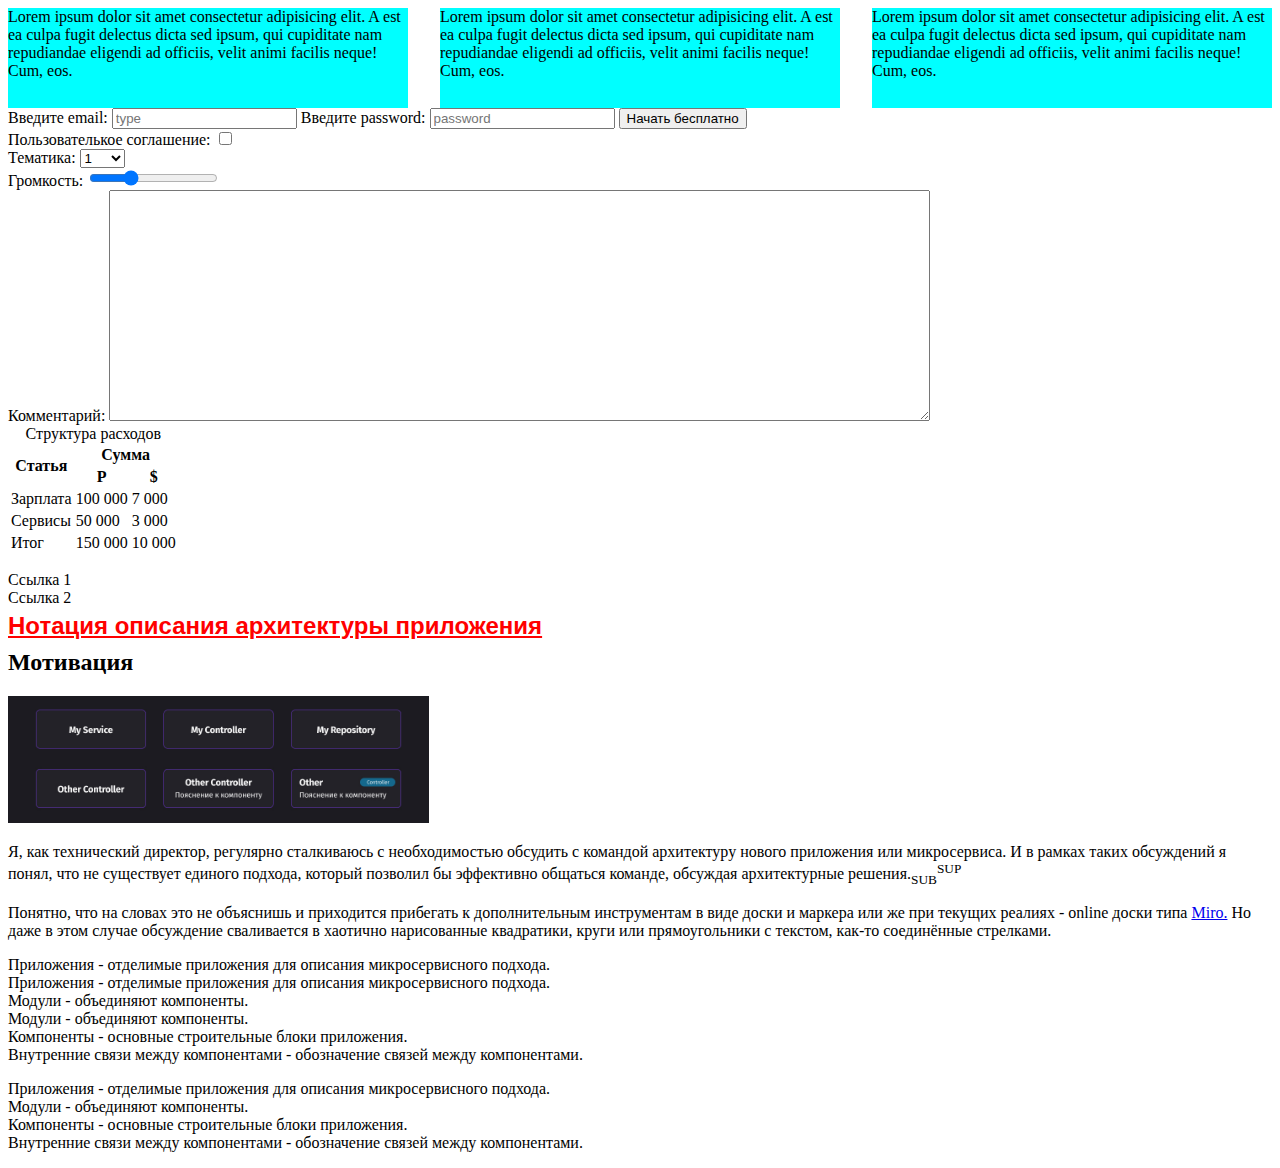
<file: index.html>
<!DOCTYPE html>
<html lang="en">
	<head>
		<meta charset="UTF-8" />
		<meta name="viewport" content="width=device-width, initial-scale=1.0" />
		<title>Document</title>
		<link rel="stylesheet" href="./assets/style/index.css" />
	</head>

	<body>
		<div id="test">
			<div class="test">
				<span>
					Lorem ipsum dolor sit amet consectetur adipisicing elit. A est ea culpa fugit delectus dicta sed ipsum, qui cupiditate nam repudiandae
					eligendi ad officiis, velit animi facilis neque! Cum, eos.
				</span>
			</div>
			<div class="test">
				<span>
					Lorem ipsum dolor sit amet consectetur adipisicing elit. A est ea culpa fugit delectus dicta sed ipsum, qui cupiditate nam repudiandae
					eligendi ad officiis, velit animi facilis neque! Cum, eos.
				</span>
			</div>
			<div class="test">
				<span>
					Lorem ipsum dolor sit amet consectetur adipisicing elit. A est ea culpa fugit delectus dicta sed ipsum, qui cupiditate nam repudiandae
					eligendi ad officiis, velit animi facilis neque! Cum, eos.
				</span>
			</div>
		</div>

		<!-- Форма + Лабел -->
		<form method="get" action="#">
			<!-- Input types -->
			<input value="invisible input" type="hidden" name="search_query" />
			<label>
				Введите email:
				<input id="email" required placeholder="type" type="email" name="email" />
			</label>
			<label for="password">Введите password:</label>
			<input id="password" minlength="3" pattern="/^\d+$/" title="Только числа" placeholder="password" type="password" name="password" />
			<!-- тип button отменяет эффект action-а формы (type="submit")  -->
			<button type="submit">Начать бесплатно</button>

			<!-- CheckBox -->
			<div>
				<label for="agree">Пользователькое соглашение:</label>
				<input id="agree" type="checkbox" />
			</div>

			<!-- Select -->
			<div>
				<label for="topic">Тематика:</label>
				<select name="topic" id="topic">
					<!-- Заголовок -->
					<optgroup label="Весь список">
						<option value="1" selected>1</option>
						<option value="2">2</option>
						<option value="3">3</option>
					</optgroup>
				</select>
			</div>

			<!-- Range -->
			<div>
				<label for="volume">Громкость:</label>
				<input type="range" name="volume" value="5" step="2" id="volume" min="0" max="20" />
			</div>

			<!-- TextArea -->
			<div>
				<label for="comment">Комментарий:</label>
				<textarea name="comment" id="comment" cols="100" rows="15"></textarea>
			</div>
		</form>

		<!-- Таблица -->
		<section>
			<table>
				<caption>
					Структура расходов
				</caption>
				<thead>
					<tr>
						<th rowspan="2">Статья</th>
						<th colspan="2">Сумма</th>
					</tr>
					<tr>
						<th>Р</th>
						<th>$</th>
					</tr>
				</thead>
				<tbody>
					<tr>
						<td>Зарплата</td>
						<td>100 000</td>
						<td>7 000</td>
					</tr>
					<tr>
						<td>Сервисы</td>
						<td>50 000</td>
						<td>3 000</td>
					</tr>
				</tbody>
				<tfoot>
					<td>Итог</td>
					<td>150 000</td>
					<td>10 000</td>
				</tfoot>
			</table>
		</section>

		<!-- Семантика -->
		<header>
			<nav>
				<ul>
					<li>Ссылка 1</li>
					<li>Ссылка 2</li>
				</ul>
			</nav>
		</header>
		<h1>Нотация описания архитектуры приложения</h1>
		<h2>Мотивация</h2>
		<img src="./assets/image/image1.jpg" alt="Описание компонента" />
		<p>
			Я, как технический директор, регулярно сталкиваюсь с необходимостью обсудить с командой архитектуру нового приложения или микросервиса. И в
			рамках таких обсуждений я понял, что не существует единого подхода, который позволил бы эффективно общаться команде, обсуждая архитектурные
			решения.<sub>SUB</sub><sup>SUP</sup>
		</p>
		<p>
			Понятно, что на словах это не объяснишь и приходится прибегать к дополнительным инструментам в виде доски и маркера или же при текущих реалиях -
			online доски типа <a href="#" target="_blank">Miro.</a> Но даже в этом случае обсуждение сваливается в хаотично нарисованные квадратики, круги
			или прямоугольники с текстом, как-то соединённые стрелками.
		</p>
		<!-- ul неупорядоченный список + вложенный список -->
		<ul>
			<li>Приложения - отделимые приложения для описания микросервисного подхода.</li>
			<ol>
				<li>Приложения - отделимые приложения для описания микросервисного подхода.</li>
				<li>Модули - объединяют компоненты.</li>
			</ol>

			<li>Модули - объединяют компоненты.</li>
			<li>Компоненты - основные строительные блоки приложения.</li>
			<li>Внутренние связи между компонентами - обозначение связей между компонентами.</li>
		</ul>

		<!-- ol упорядоченный список -->
		<ol>
			<li>Приложения - отделимые приложения для описания микросервисного подхода.</li>
			<li>Модули - объединяют компоненты.</li>
			<li>Компоненты - основные строительные блоки приложения.</li>
			<li>Внутренние связи между компонентами - обозначение связей между компонентами.</li>
		</ol>
	</body>
</html>
</file>
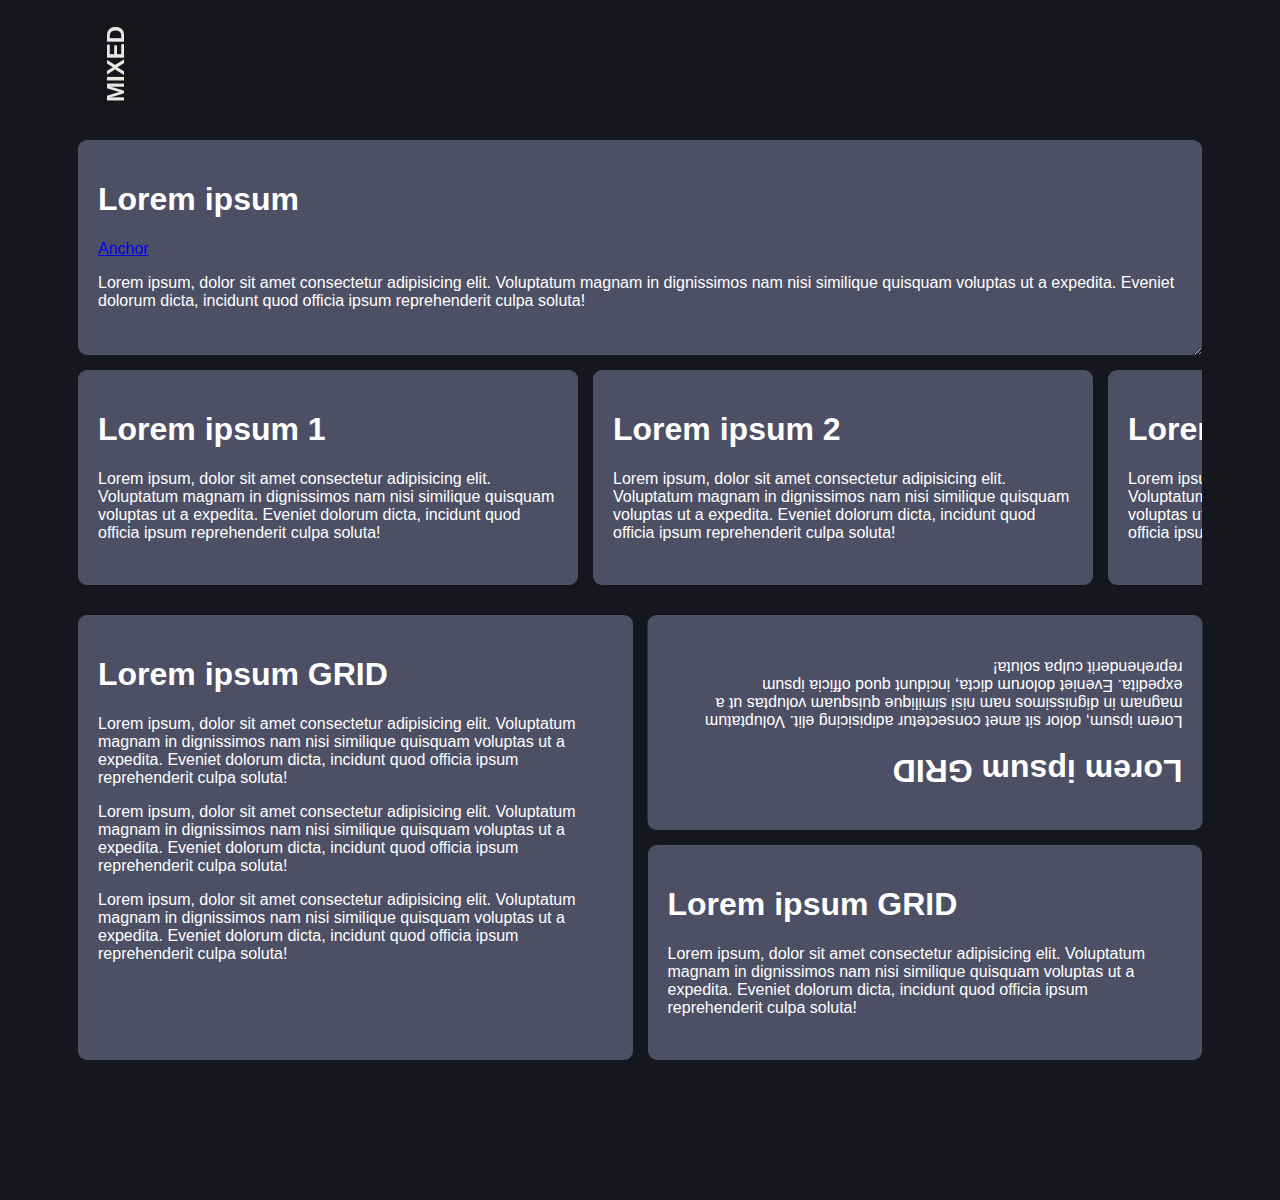
<file: 0 - interesting/index.html>
<!DOCTYPE html>
<html lang="en">
	<head>
		<meta charset="UTF-8" />
		<meta name="viewport" content="width=device-width, initial-scale=1.0" />
		<title>Document</title>
		<link rel="stylesheet" href="./style.css" />
	</head>
	<body>
		<h2 class="fixed">MIXED</h2>
		<div class="resize">
			<div class="card resizable">
				<h1 class="title">Lorem ipsum</h1>
				<a href="#end">Anchor</a>
				<p class="text">
					Lorem ipsum, dolor sit amet consectetur adipisicing elit. Voluptatum magnam in dignissimos nam nisi similique quisquam voluptas ut a
					expedita. Eveniet dolorum dicta, incidunt quod officia ipsum reprehenderit culpa soluta!
				</p>
			</div>
		</div>
		<div class="galery">
			<div class="card">
				<h1 class="title">Lorem ipsum 1</h1>
				<p class="text">
					Lorem ipsum, dolor sit amet consectetur adipisicing elit. Voluptatum magnam in dignissimos nam nisi similique quisquam voluptas ut a
					expedita. Eveniet dolorum dicta, incidunt quod officia ipsum reprehenderit culpa soluta!
				</p>
			</div>
			<div class="card">
				<h1 class="title">Lorem ipsum 2</h1>
				<p class="text">
					Lorem ipsum, dolor sit amet consectetur adipisicing elit. Voluptatum magnam in dignissimos nam nisi similique quisquam voluptas ut a
					expedita. Eveniet dolorum dicta, incidunt quod officia ipsum reprehenderit culpa soluta!
				</p>
			</div>
			<div class="card">
				<h1 class="title">Lorem ipsum 3</h1>
				<p class="text">
					Lorem ipsum, dolor sit amet consectetur adipisicing elit. Voluptatum magnam in dignissimos nam nisi similique quisquam voluptas ut a
					expedita. Eveniet dolorum dicta, incidunt quod officia ipsum reprehenderit culpa soluta!
				</p>
			</div>
			<div class="card">
				<h1 class="title">Lorem ipsum 4</h1>
				<p class="text">
					Lorem ipsum, dolor sit amet consectetur adipisicing elit. Voluptatum magnam in dignissimos nam nisi similique quisquam voluptas ut a
					expedita. Eveniet dolorum dicta, incidunt quod officia ipsum reprehenderit culpa soluta!
				</p>
			</div>
			<div class="card">
				<h1 class="title">Lorem ipsum 5</h1>
				<p class="text">
					Lorem ipsum, dolor sit amet consectetur adipisicing elit. Voluptatum magnam in dignissimos nam nisi similique quisquam voluptas ut a
					expedita. Eveniet dolorum dicta, incidunt quod officia ipsum reprehenderit culpa soluta!
				</p>
			</div>
		</div>

		<div class="scroll">
			<div class="card">
				<h1 class="title">Lorem ipsum GRID</h1>
				<p class="text">
					Lorem ipsum, dolor sit amet consectetur adipisicing elit. Voluptatum magnam in dignissimos nam nisi similique quisquam voluptas ut a
					expedita. Eveniet dolorum dicta, incidunt quod officia ipsum reprehenderit culpa soluta!
				</p>
				<p class="text">
					Lorem ipsum, dolor sit amet consectetur adipisicing elit. Voluptatum magnam in dignissimos nam nisi similique quisquam voluptas ut a
					expedita. Eveniet dolorum dicta, incidunt quod officia ipsum reprehenderit culpa soluta!
				</p>
				<p class="text">
					Lorem ipsum, dolor sit amet consectetur adipisicing elit. Voluptatum magnam in dignissimos nam nisi similique quisquam voluptas ut a
					expedita. Eveniet dolorum dicta, incidunt quod officia ipsum reprehenderit culpa soluta!
				</p>
			</div>
			<div class="card flip">
				<h1 class="title">Lorem ipsum GRID</h1>
				<p class="text">
					Lorem ipsum, dolor sit amet consectetur adipisicing elit. Voluptatum magnam in dignissimos nam nisi similique quisquam voluptas ut a
					expedita. Eveniet dolorum dicta, incidunt quod officia ipsum reprehenderit culpa soluta!
				</p>
			</div>
			<div class="card" id="end">
				<h1 class="title">Lorem ipsum GRID</h1>
				<p class="text">
					Lorem ipsum, dolor sit amet consectetur adipisicing elit. Voluptatum magnam in dignissimos nam nisi similique quisquam voluptas ut a
					expedita. Eveniet dolorum dicta, incidunt quod officia ipsum reprehenderit culpa soluta!
				</p>
			</div>
		</div>
	</body>
</html>
</file>
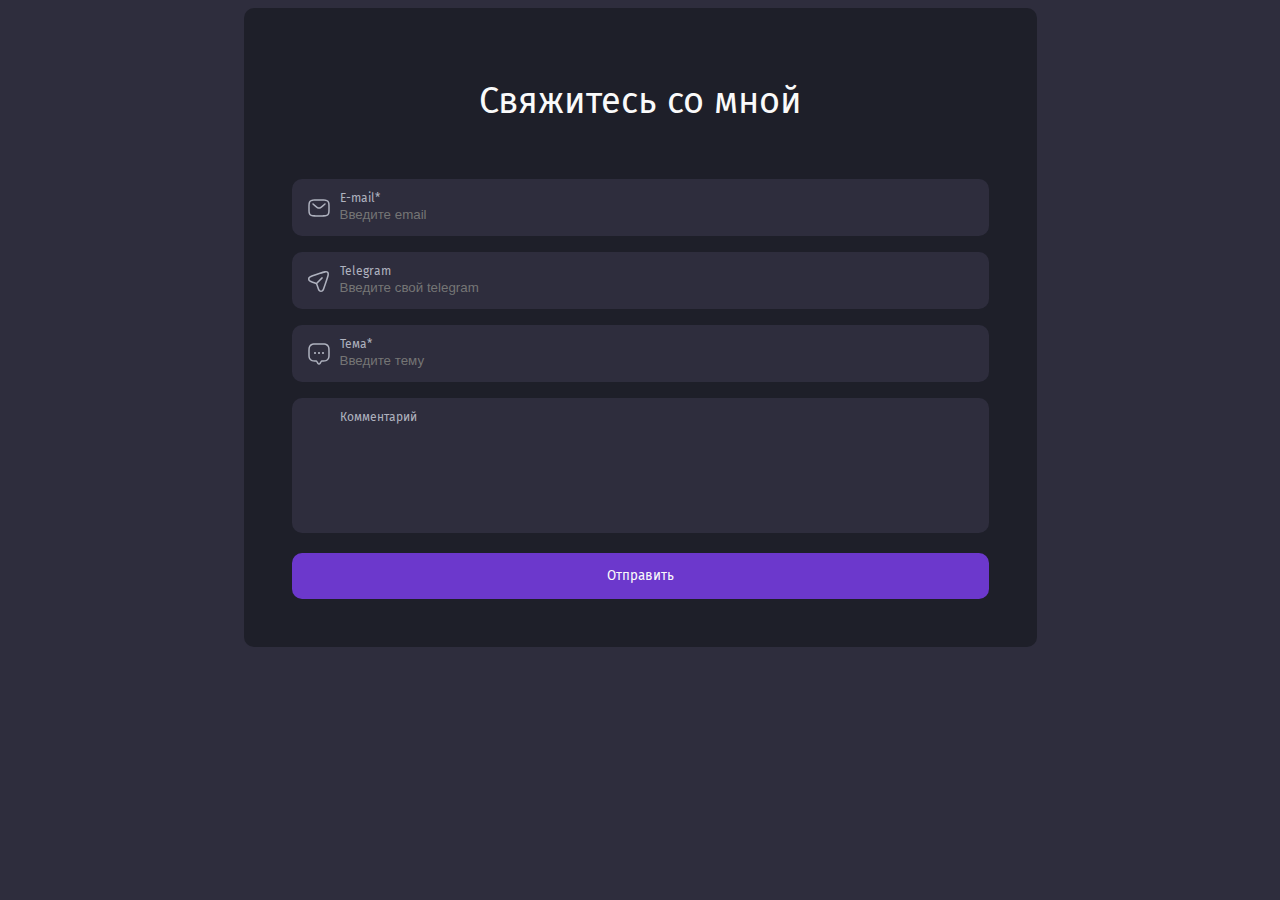
<file: 2 - psform/index.html>
<!DOCTYPE html>
<html lang="en">
	<head>
		<meta charset="UTF-8" />
		<meta name="viewport" content="width=device-width, initial-scale=1.0" />
		<title>Document</title>
		<link rel="stylesheet" href="./assets/style.css" />
		<link rel="preconnect" href="https://fonts.googleapis.com" />
		<link rel="preconnect" href="https://fonts.googleapis.com" />
		<link rel="preconnect" href="https://fonts.gstatic.com" crossorigin />
		<link
			href="https://fonts.googleapis.com/css2?family=Fira+Sans:ital,wght@0,200;0,300;0,400;0,700;1,200;1,300;1,400;1,700&display=swap"
			rel="stylesheet"
		/>
	</head>
	<body>
		<main>
			<h1>Свяжитесь со мной</h1>
			<form action="#">
				<div class="field">
					<label class="label_email" for="email">E-mail*</label>
					<input id="email" name="email" placeholder="Введите email" type="email" />
				</div>
				<div class="field">
					<label class="label_telegram" for="telegram">Telegram</label>
					<input id="telegram" type="text" name="telegram" placeholder="Введите свой telegram" />
				</div>
				<div class="field">
					<label class="label_theme" for="theme">Тема*</label>
					<input id="theme" type="text" name="theme" placeholder="Введите тему" />
				</div>
				<div class="field">
					<label class="label_comment" for="comment"> Комментарий </label>
					<textarea id="comment" name="comment" id="comment" cols="30" rows="10"></textarea>
				</div>
				<button type="button">Отправить</button>
			</form>
		</main>
	</body>
</html>
</file>
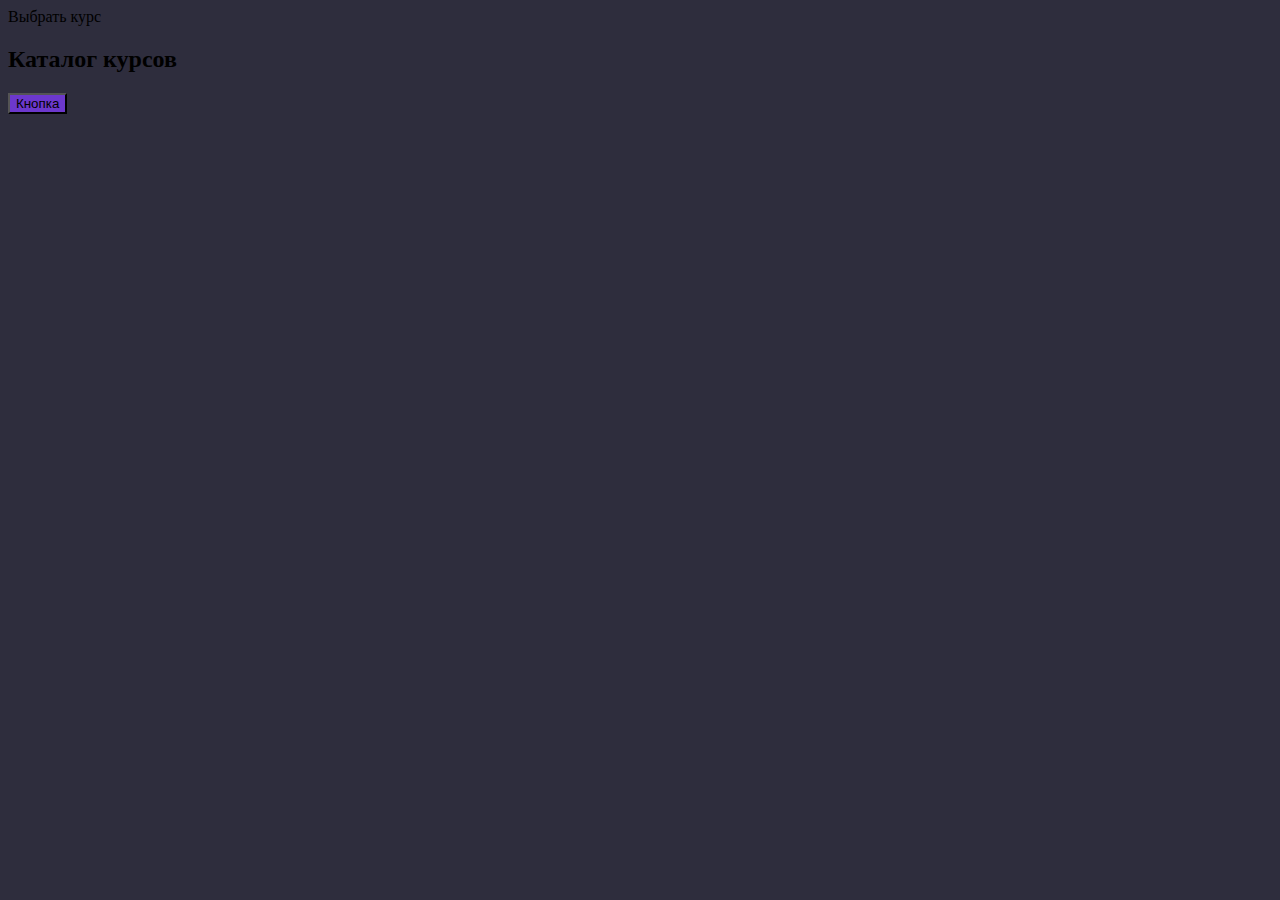
<file: 3 - methodology/index.html>
<!DOCTYPE html>
<html lang="en">
	<head>
		<meta charset="UTF-8" />
		<meta name="viewport" content="width=device-width, initial-scale=1.0" />
		<title>Methodology</title>
		<link rel="stylesheet" href="./style.css" />
	</head>
	<body>
		<section class="section">
			<!-- Отдельный блок. Все наименования изолированы в раках одного блока -->
			<div class="section-header">
				<!-- Элемент блока "section-header". Определяется двойной нижней чертой = section-header__top -->
				<div class="section-header__top">Выбрать курс</div>
				<h2 class="section-header__h2">Каталог курсов</h2>
			</div>
		</section>
		<div class="hero">
			<!-- Класс кнопки + модификатор. Определяется ординарной нижней чертой -->
			<!-- Элемент блока "hero". Определяется двойной нижней чертой = hero__button -->
			<button type="button" class="button button_primary hero__button">Кнопка</button>
		</div>
	</body>
</html>
</file>
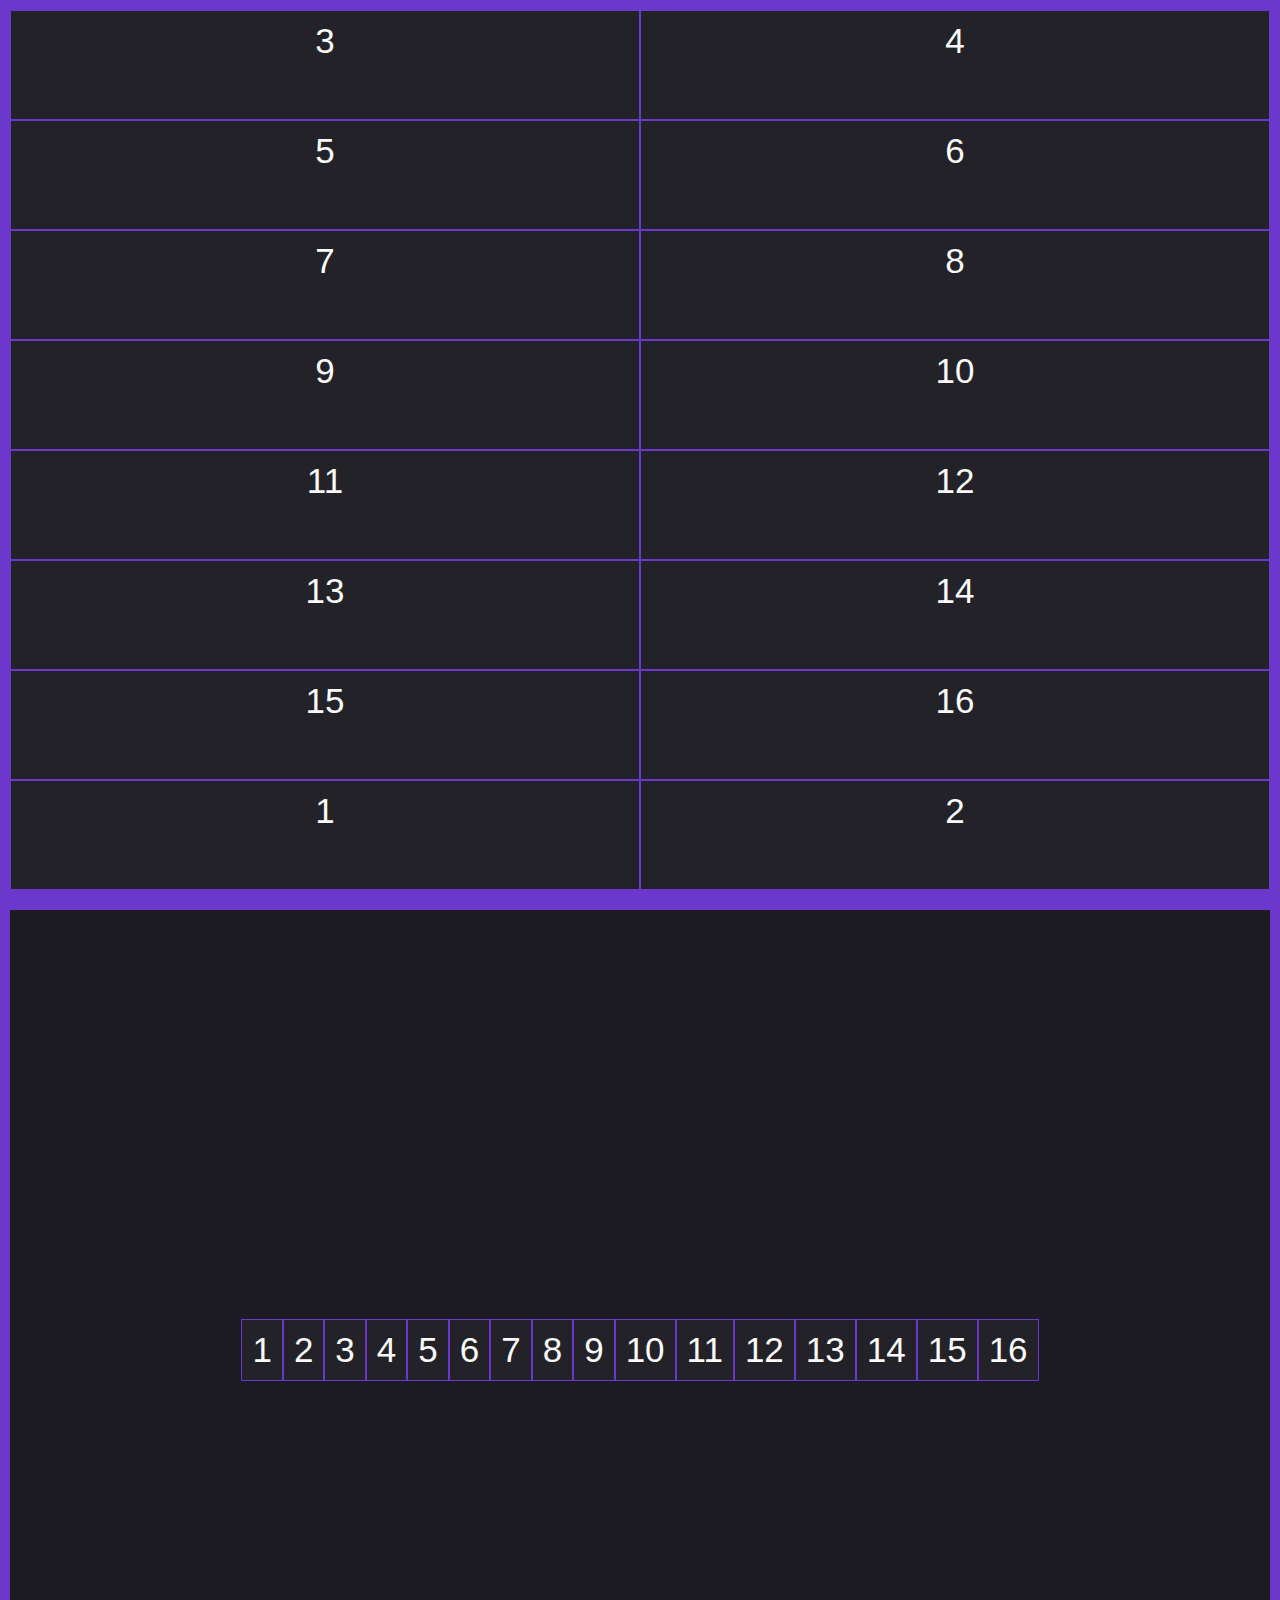
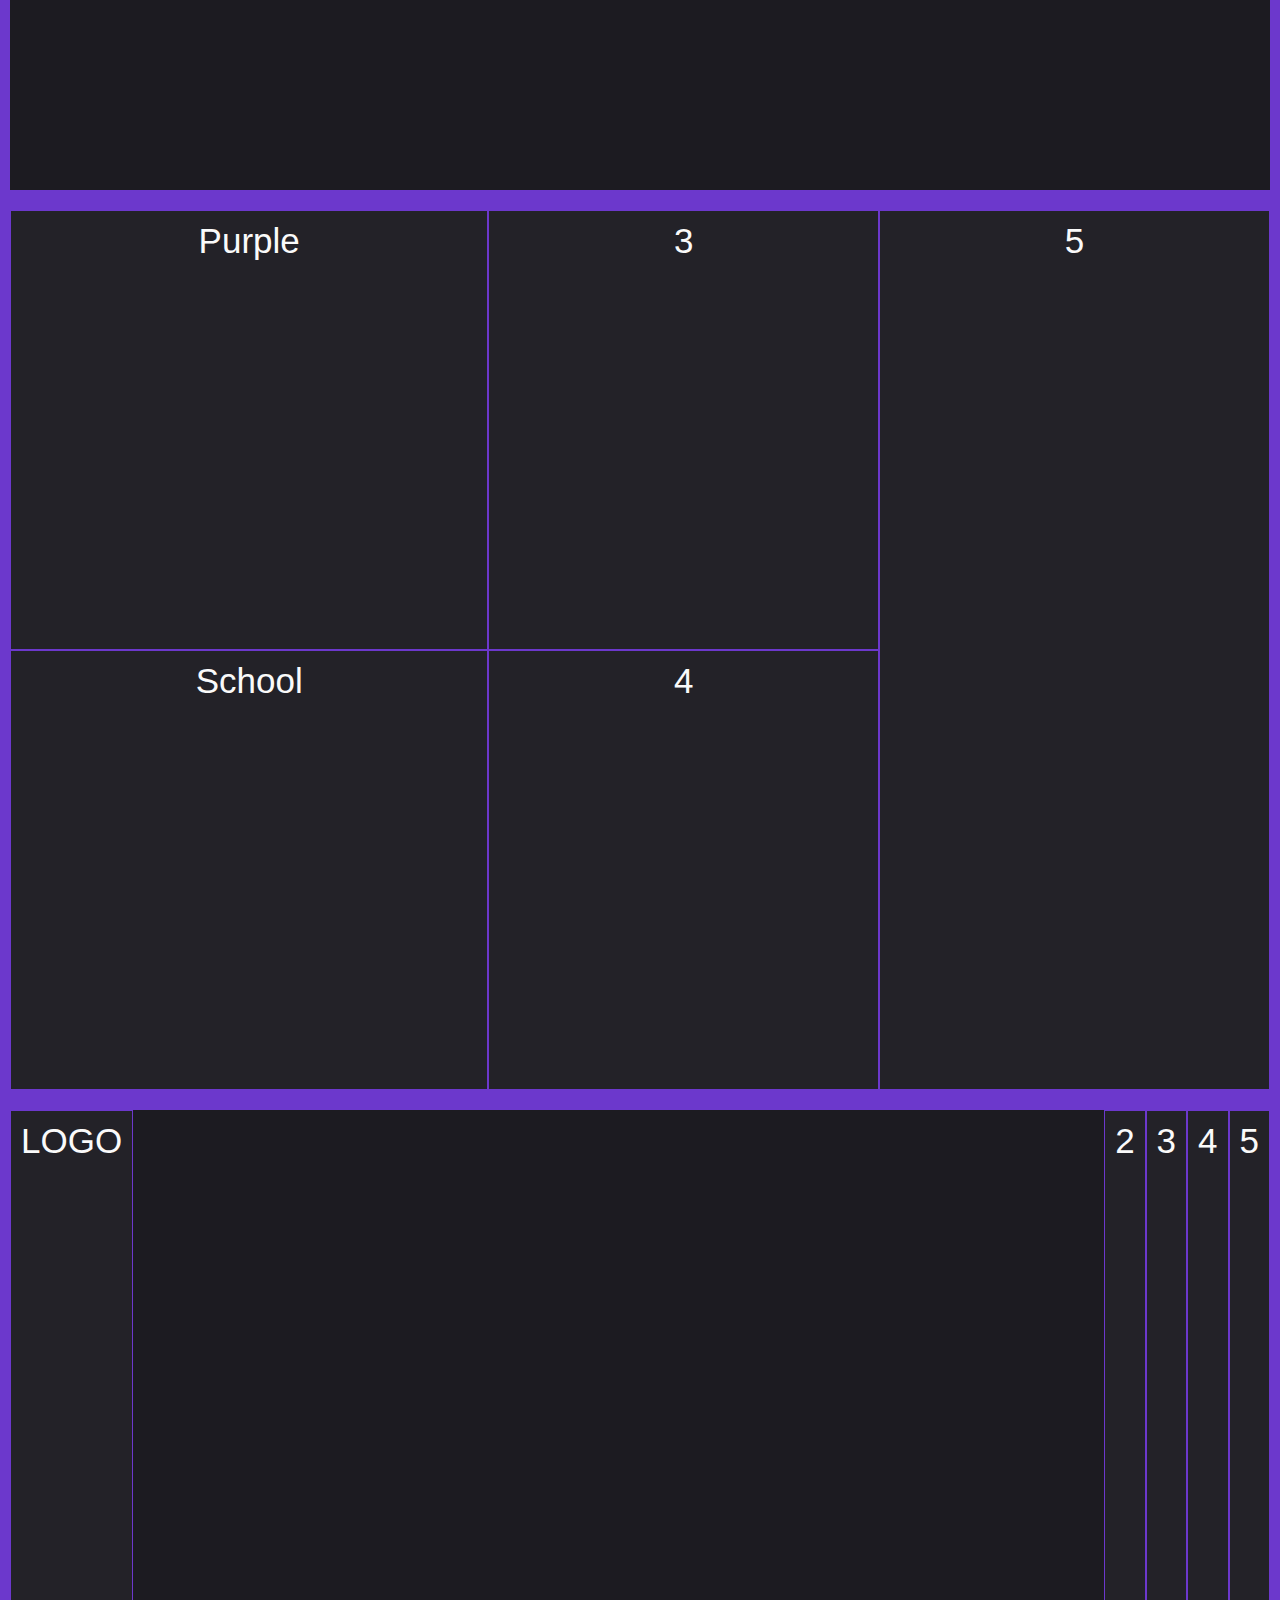
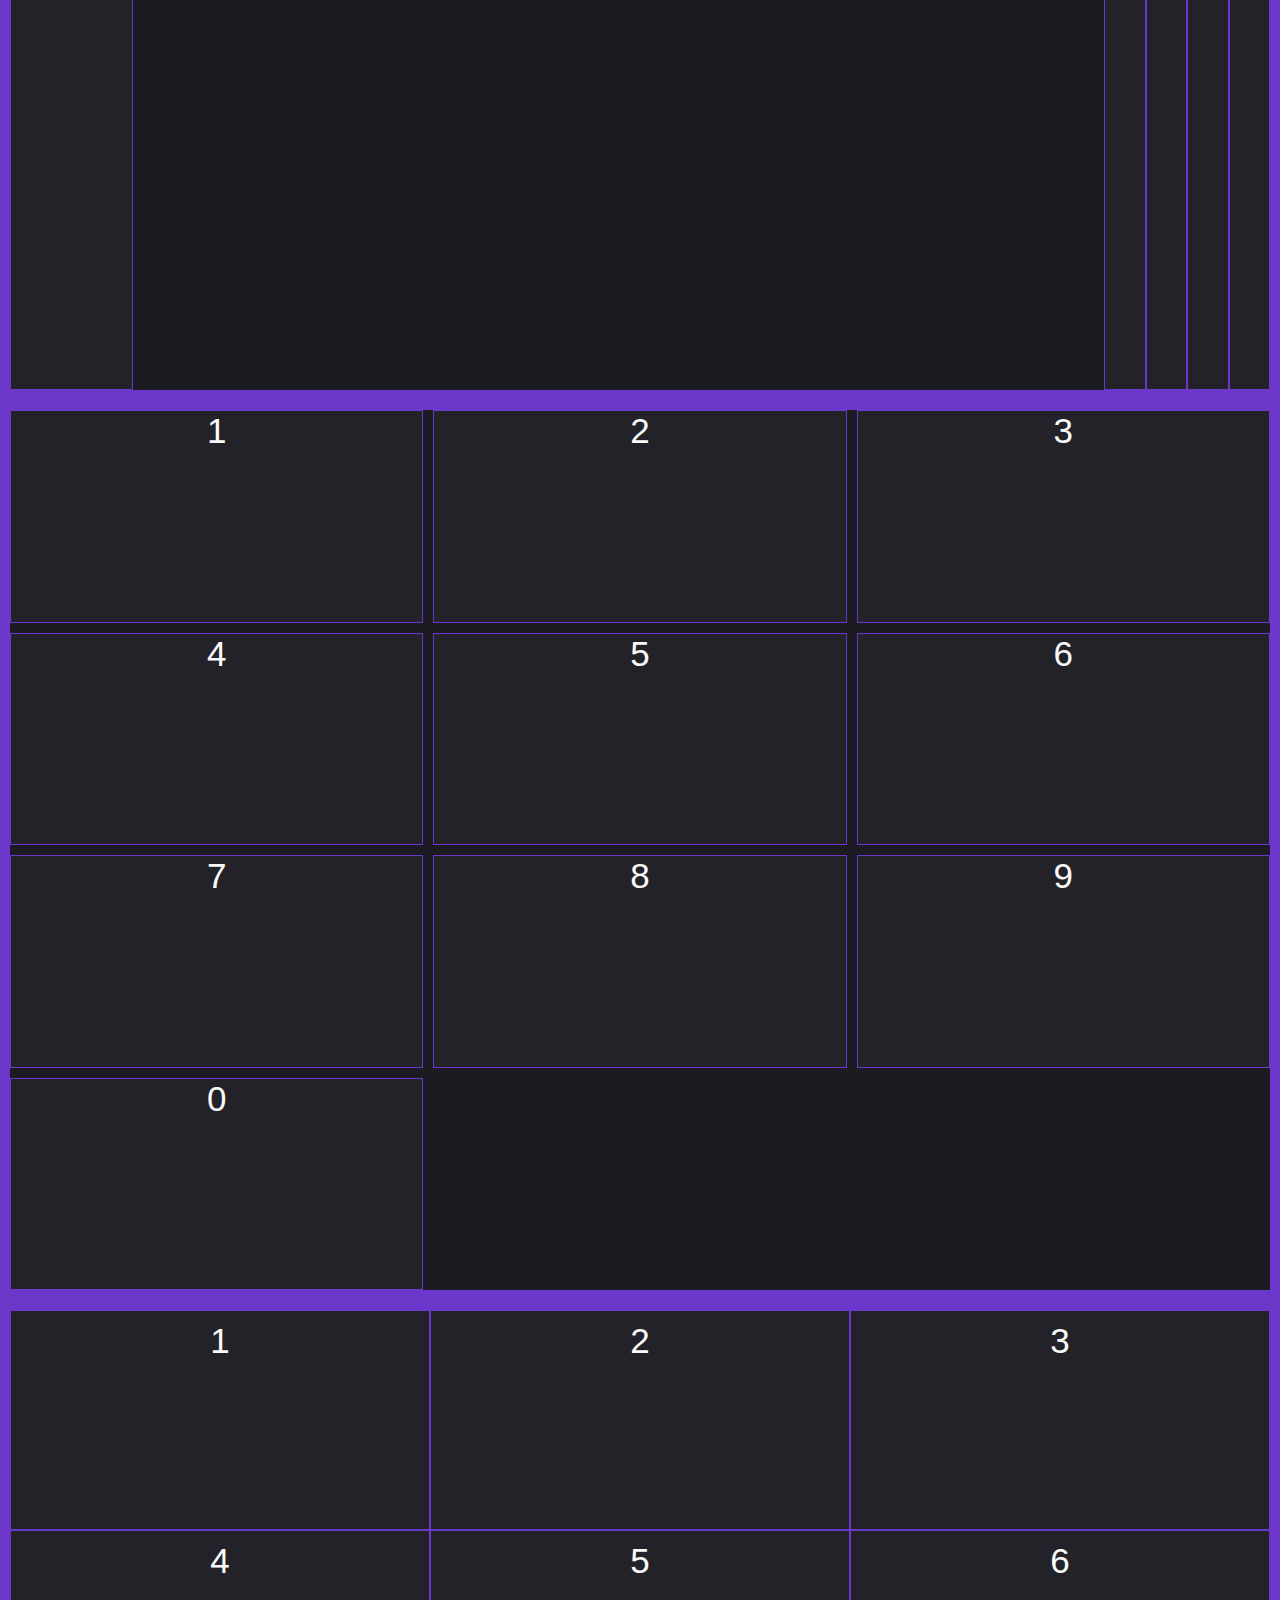
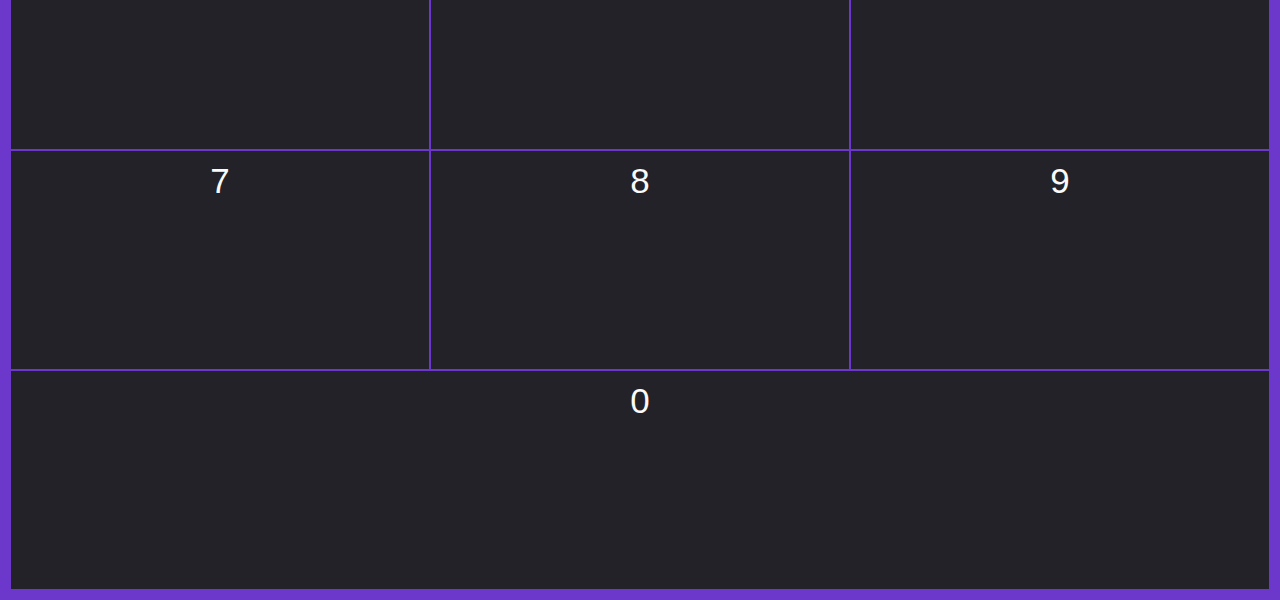
<file: 4 - css-flexbox/index.html>
<!DOCTYPE html>
<html lang="en">
	<head>
		<meta charset="UTF-8" />
		<meta name="viewport" content="width=device-width, initial-scale=1.0" />
		<link rel="stylesheet" href="./style.css" />
		<title>Document</title>
	</head>
	<body>
		<div class="container">
			<div class="item item1">1</div>
			<div class="item item2">2</div>
			<div class="item item3">3</div>
			<div class="item item4">4</div>
			<div class="item item5">5</div>
			<div class="item item6">6</div>
			<div class="item item7">7</div>
			<div class="item item8">8</div>
			<div class="item item9">9</div>
			<div class="item item10">10</div>
			<div class="item item11">11</div>
			<div class="item item12">12</div>
			<div class="item item13">13</div>
			<div class="item item14">14</div>
			<div class="item item15">15</div>
			<div class="item item16">16</div>
		</div>

		<div class="container_2">
			<div class="item_2 item_2_1">1</div>
			<div class="item_2 item_2_2">2</div>
			<div class="item_2 item_2_3">3</div>
			<div class="item_2 item_2_4">4</div>
			<div class="item_2 item_2_5">5</div>
			<div class="item_2 item_2_6">6</div>
			<div class="item_2 item_2_7">7</div>
			<div class="item_2 item_2_8">8</div>
			<div class="item_2 item_2_9">9</div>
			<div class="item_2 item_2_10">10</div>
			<div class="item_2 item_2_11">11</div>
			<div class="item_2 item_2_12">12</div>
			<div class="item_2 item_2_13">13</div>
			<div class="item_2 item_2_14">14</div>
			<div class="item_2 item_2_15">15</div>
			<div class="item_2 item_2_16">16</div>
		</div>

		<div class="container_3">
			<div class="item_3 item_3_1">Purple</div>
			<div class="item_3 item_3_2">School</div>
			<div class="item_3 item_3_3">3</div>
			<div class="item_3 item_3_4">4</div>
			<div class="item_3 item_3_5">5</div>
		</div>

		<div class="container_4">
			<div class="item_4 item_4_1">LOGO</div>
			<div class="item_4 item_4_2">2</div>
			<div class="item_4 item_4_3">3</div>
			<div class="item_4 item_4_4">4</div>
			<div class="item_4 item_4_5">5</div>
		</div>

		<div class="container_5">
			<div class="item_5 item_5_1">1</div>
			<div class="item_5 item_5_2">2</div>
			<div class="item_5 item_5_3">3</div>
			<div class="item_5 item_5_4">4</div>
			<div class="item_5 item_5_5">5</div>
			<div class="item_5 item_5_6">6</div>
			<div class="item_5 item_5_7">7</div>
			<div class="item_5 item_5_8">8</div>
			<div class="item_5 item_5_9">9</div>
			<div class="item_5 item_5_0">0</div>
		</div>

		<div class="container_6">
			<div class="item_6 item_6_1">1</div>
			<div class="item_6 item_6_2">2</div>
			<div class="item_6 item_6_3">3</div>
			<div class="item_6 item_6_4">4</div>
			<div class="item_6 item_6_5">5</div>
			<div class="item_6 item_6_6">6</div>
			<div class="item_6 item_6_7">7</div>
			<div class="item_6 item_6_8">8</div>
			<div class="item_6 item_6_9">9</div>
			<div class="item_6 item_6_0">0</div>
		</div>
	</body>
</html>
</file>
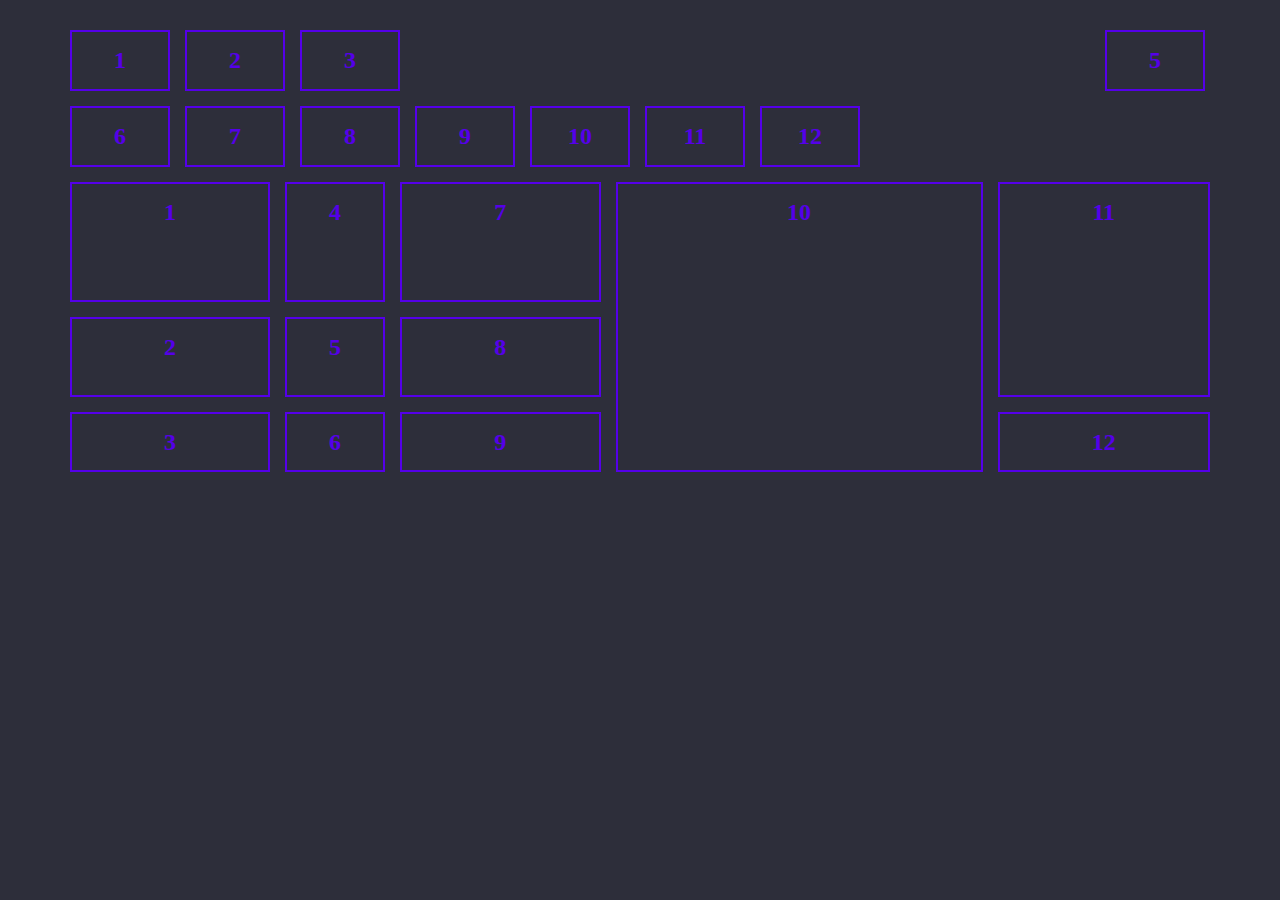
<file: 5 - grid/index.html>
<!DOCTYPE html>
<html lang="en">
	<head>
		<meta charset="UTF-8" />
		<meta name="viewport" content="width=device-width, initial-scale=1.0" />
		<title>Grids</title>
		<link rel="stylesheet" href="./styles/styles.css" />
	</head>
	<body>
		<!-- <div class="wrapper_11">
			<div class="item header">Header</div>
			<div class="item sidebar">Sidebar</div>
			<div class="item content">Content</div>
			<div class="item footer">Footer</div>
		</div>

		<div class="wrapper_10">
			<div class="item">1</div>
			<div class="item">2</div>
			<div class="item item_3">3</div>
			<div class="item">4</div>
			<div class="item">5</div>
			<div class="item item_6">6</div>
			<div class="item">7</div>
			<div class="item">8</div>
			<div class="item item_9">9</div>
			<div class="item">10</div>
			<div class="item">11</div>
			<div class="item">12</div>
			<div class="item">13</div>
			<div class="item">14</div>
			<div class="item">15</div>
			<div class="item">16</div>
			<div class="item">17</div>
			<div class="item">18</div>
			<div class="item">19</div>
			<div class="item">20</div>
		</div>

		<div class="wrapper_9">
			<div class="item">1</div>
			<div class="item">2</div>
			<div class="item item_3">3</div>
		</div>

		<div class="wrapper_8">
			<div class="item">1</div>
			<div class="item">2</div>
			<div class="item">3</div>
			<div class="item">4</div>
			<div class="item">5</div>
			<div class="item">6</div>
			<div class="item">7</div>
			<div class="item">8</div>
			<div class="item">9</div>
			<div class="item">10</div>
			<div class="item">11</div>
			<div class="item">12</div>
		</div>

		<div class="wrapper_7">
			<div class="item item_1">1</div>
			<div class="item item_2">2</div>
			<div class="item">3</div>
			<div class="item">4</div>
			<div class="item">5</div>
			<div class="item">6</div>
			<div class="item">7</div>
			<div class="item">8</div>
		</div> -->

		<div class="wrapper_6">
			<div class="item">1</div>
			<div class="item">2</div>
			<div class="item">3</div>
			<div class="item item_5">5</div>
			<div class="item">6</div>
			<div class="item">7</div>
			<div class="item">8</div>
			<div class="item">9</div>
			<div class="item">10</div>
			<div class="item">11</div>
			<div class="item">12</div>
		</div>

		<!--
		<div class="wrapper_5">
			<div class="item item_1">1</div>
			<div class="item">2</div>
			<div class="item">3</div>
			<div class="item">4</div>
			<div class="item">5</div>
			<div class="item">6</div>
			<div class="item">7</div>
			<div class="item">8</div>
			<div class="item">9</div>
			<div class="item">10</div>
			<div class="item">11</div>
		</div>

		<div class="wrapper_4">
			<div class="item">1</div>
			<div class="item">2</div>
			<div class="item">3</div>
			<div class="item">4</div>
			<div class="item">5</div>
			<div class="item">6</div>
			<div class="item">7</div>
			<div class="item">8</div>
			<div class="item">9</div>
			<div class="item item_10">10</div>
			<div class="item">11</div>
			<div class="item">12</div>
			<div class="item">13</div>
			<div class="item">14</div>
			<div class="item">15</div>
			<div class="item">16</div>
			<div class="item">17</div>
			<div class="item">18</div>
			<div class="item">19</div>
			<div class="item">20</div>
		</div>

		<div class="wrapper_3">
			<div class="item">1</div>
			<div class="item">2</div>
			<div class="item">3</div>
			<div class="item">4</div>
			<div class="item">5</div>
			<div class="item">6</div>
			<div class="item">7</div>
			<div class="item">8</div>
			<div class="item">9</div>
			<div class="item">10</div>
			<div class="item">11</div>
			<div class="item">12</div>
		</div>

		<div class="wrapper_2">
			<div class="item">1</div>
			<div class="item">2</div>
			<div class="item">3</div>
			<div class="item">4</div>
			<div class="item">5</div>
			<div class="item">6</div>
			<div class="item">7</div>
			<div class="item">8</div>
			<div class="item">9</div>
			<div class="item">10</div>
			<div class="item">11</div>
			<div class="item">12</div>
		</div> -->

		<div class="wrapper">
			<div class="item">1</div>
			<div class="item">2</div>
			<div class="item">3</div>
			<div class="item">4</div>
			<div class="item">5</div>
			<div class="item">6</div>
			<div class="item">7</div>
			<div class="item">8</div>
			<div class="item">9</div>
			<div class="item item_10">10</div>
			<div class="item item_11">11</div>
			<div class="item">12</div>
		</div>
	</body>
</html>
</file>
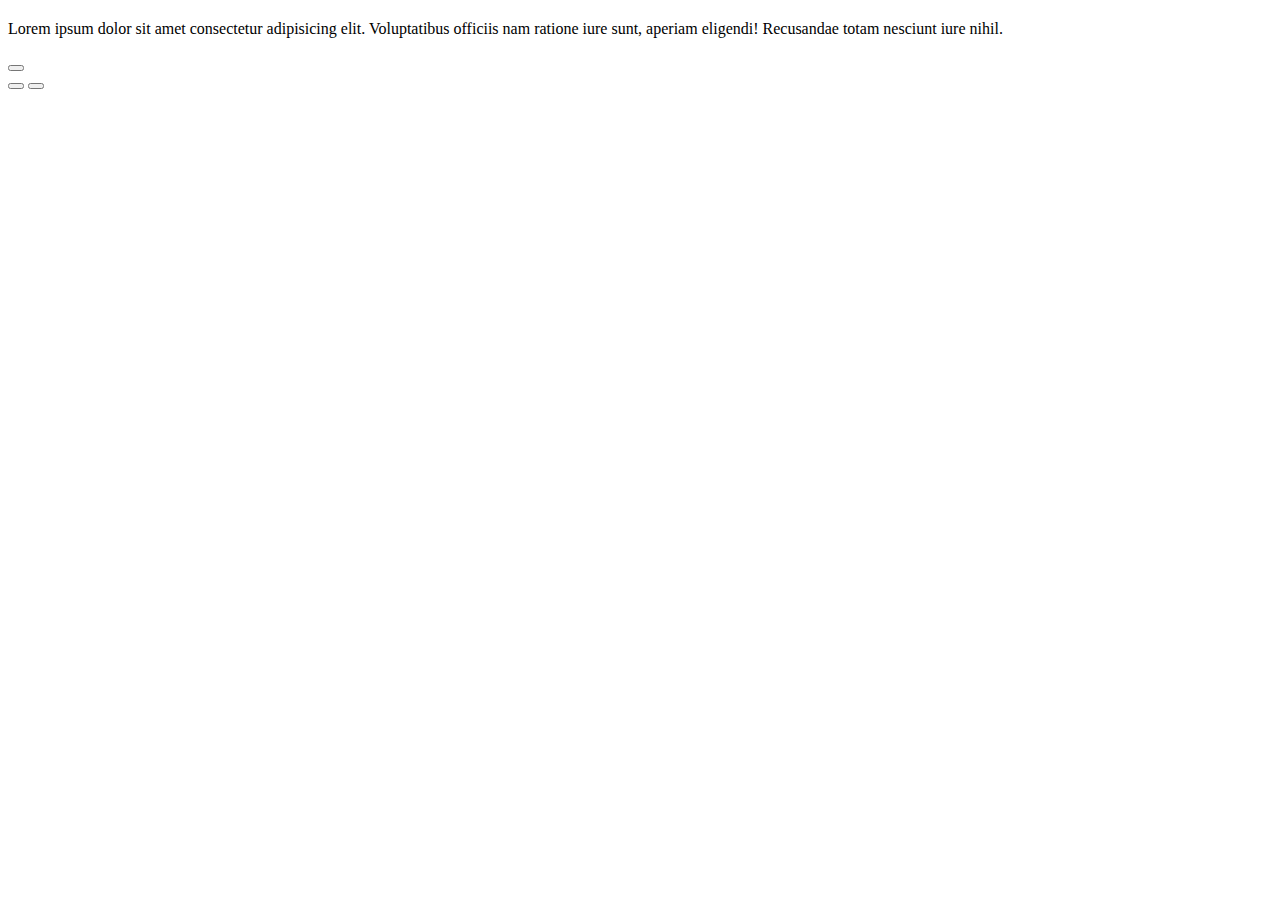
<file: 6 - БЭМ/index.html>
<!DOCTYPE html>
<html lang="en">
	<head>
		<meta charset="UTF-8" />
		<meta name="viewport" content="width=device-width, initial-scale=1.0" />
		<title>Document</title>
	</head>
	<body>
		<!-- Методология БЭМ -->

		<!-- БЛОК -->
		<section class="section-header">
			<!-- ЭЛЕМЕНТ БЛОКА // двойное подчеркивание -->
			<div class="section-header__top"></div>
			<h2 class="section-header__р2"></h2>
			<!-- Это тоже ЭЛЕМЕНТ БЛОКА (вложенный) -->
			<div class="section-header__div">
				<p class="section-header__p">
					Lorem ipsum dolor sit amet consectetur adipisicing elit. Voluptatibus officiis nam ratione iure sunt, aperiam eligendi! Recusandae totam
					nesciunt iure nihil.
				</p>
			</div>
		</section>

		<!-- БЛОК -->
		<!-- МОДИФИКАЦИЯ // ординарное подчеркивание -->
		<button class="button button_primary"></button>

		<!-- БЛОК -->
		<div class="hero">
			<!-- ЭЛЕМЕНТ БЛОКА + МОДИФИКАЦИЯ + БЛОК (микс блока с элементом) -->
			<!-- Допустим hero_button добавляет отступ для блока button -->
			<button class="hero_button button button_primary"></button>
			<button class="hero_button button button_primary"></button>
		</div>
	</body>
</html>
</file>
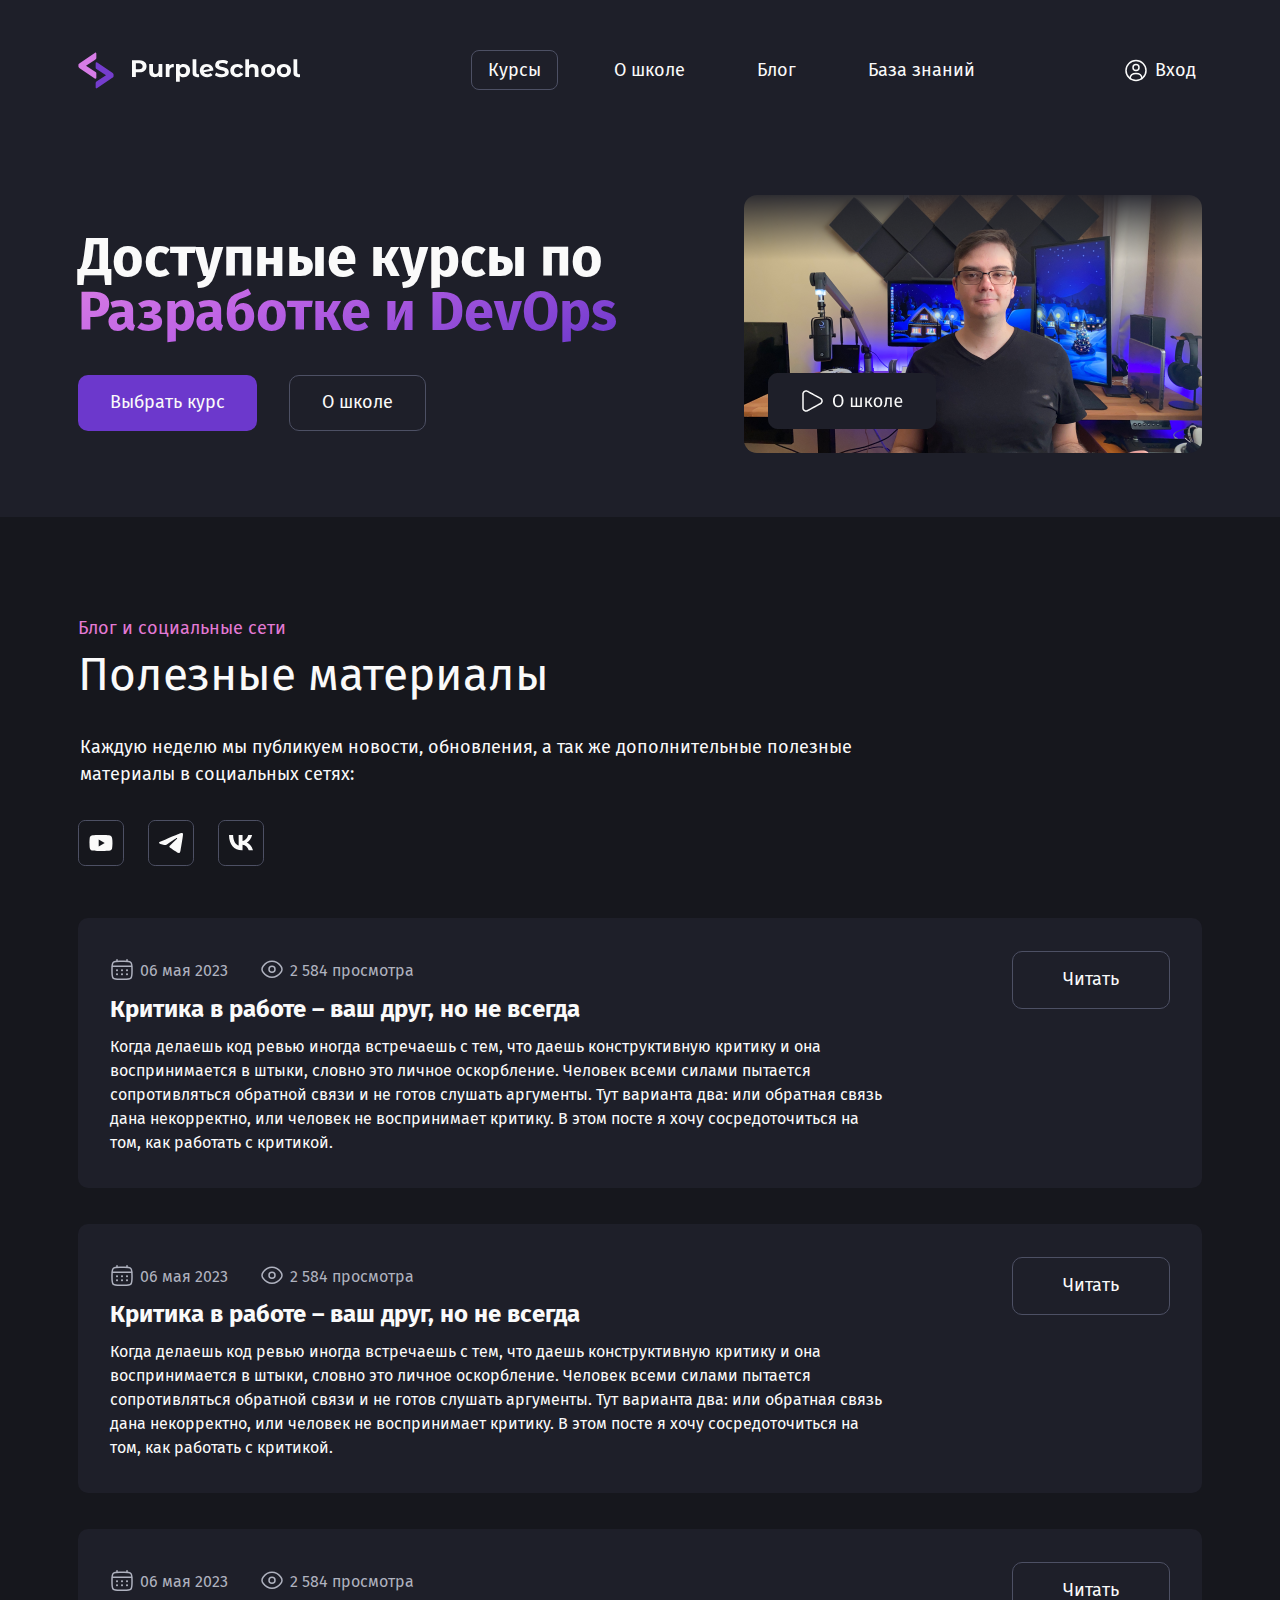
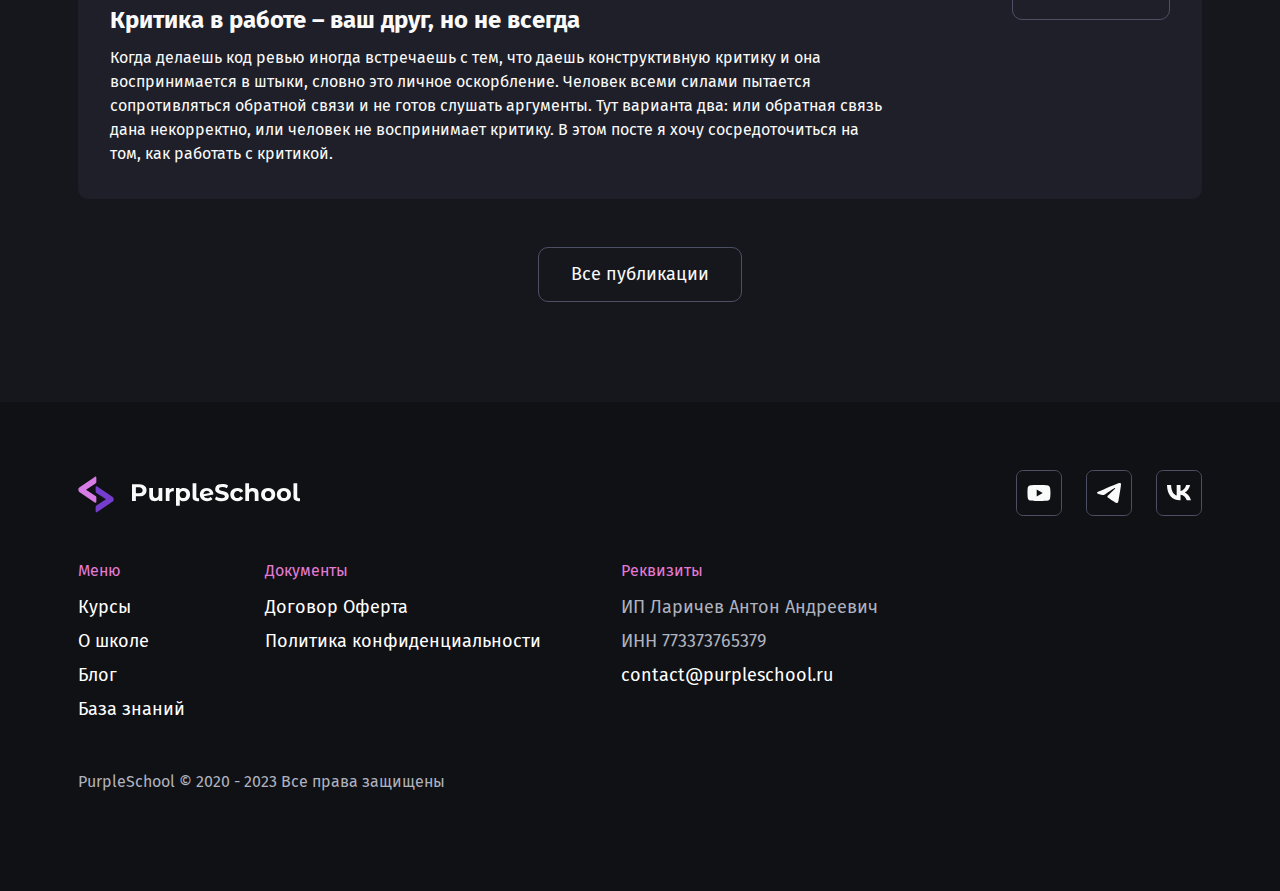
<file: 7 - practice FLEXBOX/index.html>
<!DOCTYPE html>
<html lang="en">
	<head>
		<meta charset="UTF-8" />
		<meta name="viewport" content="width=device-width, initial-scale=1.0" />
		<link rel="stylesheet" href="./assets/styles/global.css" />
		<link rel="stylesheet" href="./assets/styles/header.css" />
		<link rel="stylesheet" href="./assets/styles/components.css" />
		<link rel="stylesheet" href="./assets/styles/page.css" />
		<link rel="stylesheet" href="./assets/styles/footer.css" />

		<link rel="preconnect" href="https://fonts.googleapis.com" />
		<link rel="preconnect" href="https://fonts.gstatic.com" crossorigin />
		<link href="https://fonts.googleapis.com/css2?family=Fira+Sans:ital,wght@0,200;0,400;0,700;1,200;1,400;1,700&display=swap" rel="stylesheet" />
		<title>Flex Box</title>
	</head>
	<body>
		<header class="header">
			<div class="header__wrapper">
				<div class="header__navigate">
					<img class="header__image" src="./assets/images/logo_header.svg" alt="site logo" title="Logo" />
					<nav>
						<ul class="menu">
							<li class="menu__item menu__item_selected"><a href="#">Курсы</a></li>
							<li class="menu__item"><a href="#">О школе</a></li>
							<li class="menu__item"><a href="#">Блог</a></li>
							<li class="menu__item"><a href="#">База знаний</a></li>
						</ul>
					</nav>
					<button type="button" class="header__login_button">Вход</button>
					<button type="button" class="header__burger-button"></button>
				</div>
			</div>
		</header>
		<section class="section section_gray-dark">
			<div class="hero">
				<div class="hero__left">
					<h1 class="hero__h1">
						Доступные курсы по <br />
						<span>Разработке и DevOps</span>
					</h1>
					<div class="hero__cta">
						<button class="button button_primary" type="button">Выбрать курс</button>
						<button class="button button_ghost" type="button">О школе</button>
					</div>
				</div>
				<div class="hero__right">
					<img src="./assets/images/intro.png" alt="intro image" title="intro" />
					<!-- <button class="button button_play">О школе</button> -->
				</div>
			</div>
		</section>

		<section class="section section_dark">
			<div class="blog__wrapper">
				<div class="section-title">
					<h3>Блог и социальные сети</h3>
					<h2>Полезные материалы</h2>
					<h4>Каждую неделю мы публикуем новости, обновления, а так же дополнительные полезные <br />материалы в социальных сетях:</h4>
				</div>
				<div class="social-icons blog__social">
					<a href=""><img src="./assets/images/youtube.svg" alt="youtube logo" /></a>
					<a href=""><img src="./assets/images/tg.svg" alt="telegram logo" /></a>
					<a href=""><img src="./assets/images/vk.svg" alt="vk logo" /></a>
				</div>

				<article class="article">
					<div class="article__left">
						<div class="article__info">
							<p class="article__date">06 мая 2023</p>
							<p class="article__views">2 584 просмотра</p>
						</div>
						<h2 class="article__title">Критика в работе – ваш друг, но не всегда</h2>
						<p class="article__paragraph">
							Когда делаешь код ревью иногда встречаешь с тем, что даешь конструктивную критику и она воспринимается в штыки, словно это личное
							оскорбление. Человек всеми силами пытается сопротивляться обратной связи и не готов слушать аргументы. Тут варианта два: или обратная
							связь дана некорректно, или человек не воспринимает критику. В этом посте я хочу сосредоточиться на том, как работать с критикой.
						</p>
					</div>
					<div class="article__right">
						<button type="button" class="button button_ghost">Читать</button>
					</div>
				</article>

				<article class="article">
					<div class="article__left">
						<div class="article__info">
							<p class="article__date">06 мая 2023</p>
							<p class="article__views">2 584 просмотра</p>
						</div>
						<h2 class="article__title">Критика в работе – ваш друг, но не всегда</h2>
						<p class="article__paragraph">
							Когда делаешь код ревью иногда встречаешь с тем, что даешь конструктивную критику и она воспринимается в штыки, словно это личное
							оскорбление. Человек всеми силами пытается сопротивляться обратной связи и не готов слушать аргументы. Тут варианта два: или обратная
							связь дана некорректно, или человек не воспринимает критику. В этом посте я хочу сосредоточиться на том, как работать с критикой.
						</p>
					</div>
					<div class="article__right">
						<button type="button" class="button button_ghost">Читать</button>
					</div>
				</article>

				<article class="article">
					<div class="article__left">
						<div class="article__info">
							<p class="article__date">06 мая 2023</p>
							<p class="article__views">2 584 просмотра</p>
						</div>
						<h2 class="article__title">Критика в работе – ваш друг, но не всегда</h2>
						<p class="article__paragraph">
							Когда делаешь код ревью иногда встречаешь с тем, что даешь конструктивную критику и она воспринимается в штыки, словно это личное
							оскорбление. Человек всеми силами пытается сопротивляться обратной связи и не готов слушать аргументы. Тут варианта два: или обратная
							связь дана некорректно, или человек не воспринимает критику. В этом посте я хочу сосредоточиться на том, как работать с критикой.
						</p>
					</div>
					<div class="article__right">
						<button type="button" class="button button_ghost">Читать</button>
					</div>
				</article>

				<div class="blog__button-all-article">
					<button type="button" class="button button_ghost">Все публикации</button>
				</div>
			</div>
		</section>

		<footer class="footer">
			<div class="footer__wrapper">
				<div class="footer__header">
					<img src="./assets/images/logo_footer.svg" alt="site logo" />
					<div class="social-icons">
						<a href=""><img src="./assets/images/youtube.svg" alt="youtube logo" /></a>
						<a href=""><img src="./assets/images/tg.svg" alt="telegram logo" /></a>
						<a href=""><img src="./assets/images/vk.svg" alt="vk logo" /></a>
					</div>
				</div>
				<div class="footer__navigation">
					<nav>
						<ul class="footer-menu">
							<h5 class="footer-menu__h5">Меню</h5>
							<li class="footer-menu__item"><a href="#">Курсы</a></li>
							<li class="footer-menu__item"><a href="#">О школе</a></li>
							<li class="footer-menu__item"><a href="#">Блог</a></li>
							<li class="footer-menu__item"><a href="#">База знаний</a></li>
						</ul>
					</nav>
					<ul class="footer-menu">
						<h5 class="footer-menu__h5">Документы</h5>
						<li class="footer-menu__item"><a href="#">Договор Оферта</a></li>
						<li class="footer-menu__item"><a href="#">Политика конфиденциальности</a></li>
					</ul>
					<ul class="footer-menu">
						<h5 class="footer-menu__h5">Реквизиты</h5>
						<li class="footer-menu__item li-item_ghost"><a href="#">ИП Ларичев Антон Андреевич</a></li>
						<li class="footer-menu__item li-item_ghost"><a href="#">ИНН 773373765379</a></li>
						<li class="footer-menu__item"><a href="mailto:contact@purpleschool.ru">contact@purpleschool.ru</a></li>
					</ul>
				</div>
				<div class="footer__copyright">PurpleSchool © 2020 - 2023 Все права защищены</div>
			</div>
		</footer>
	</body>
</html>
</file>
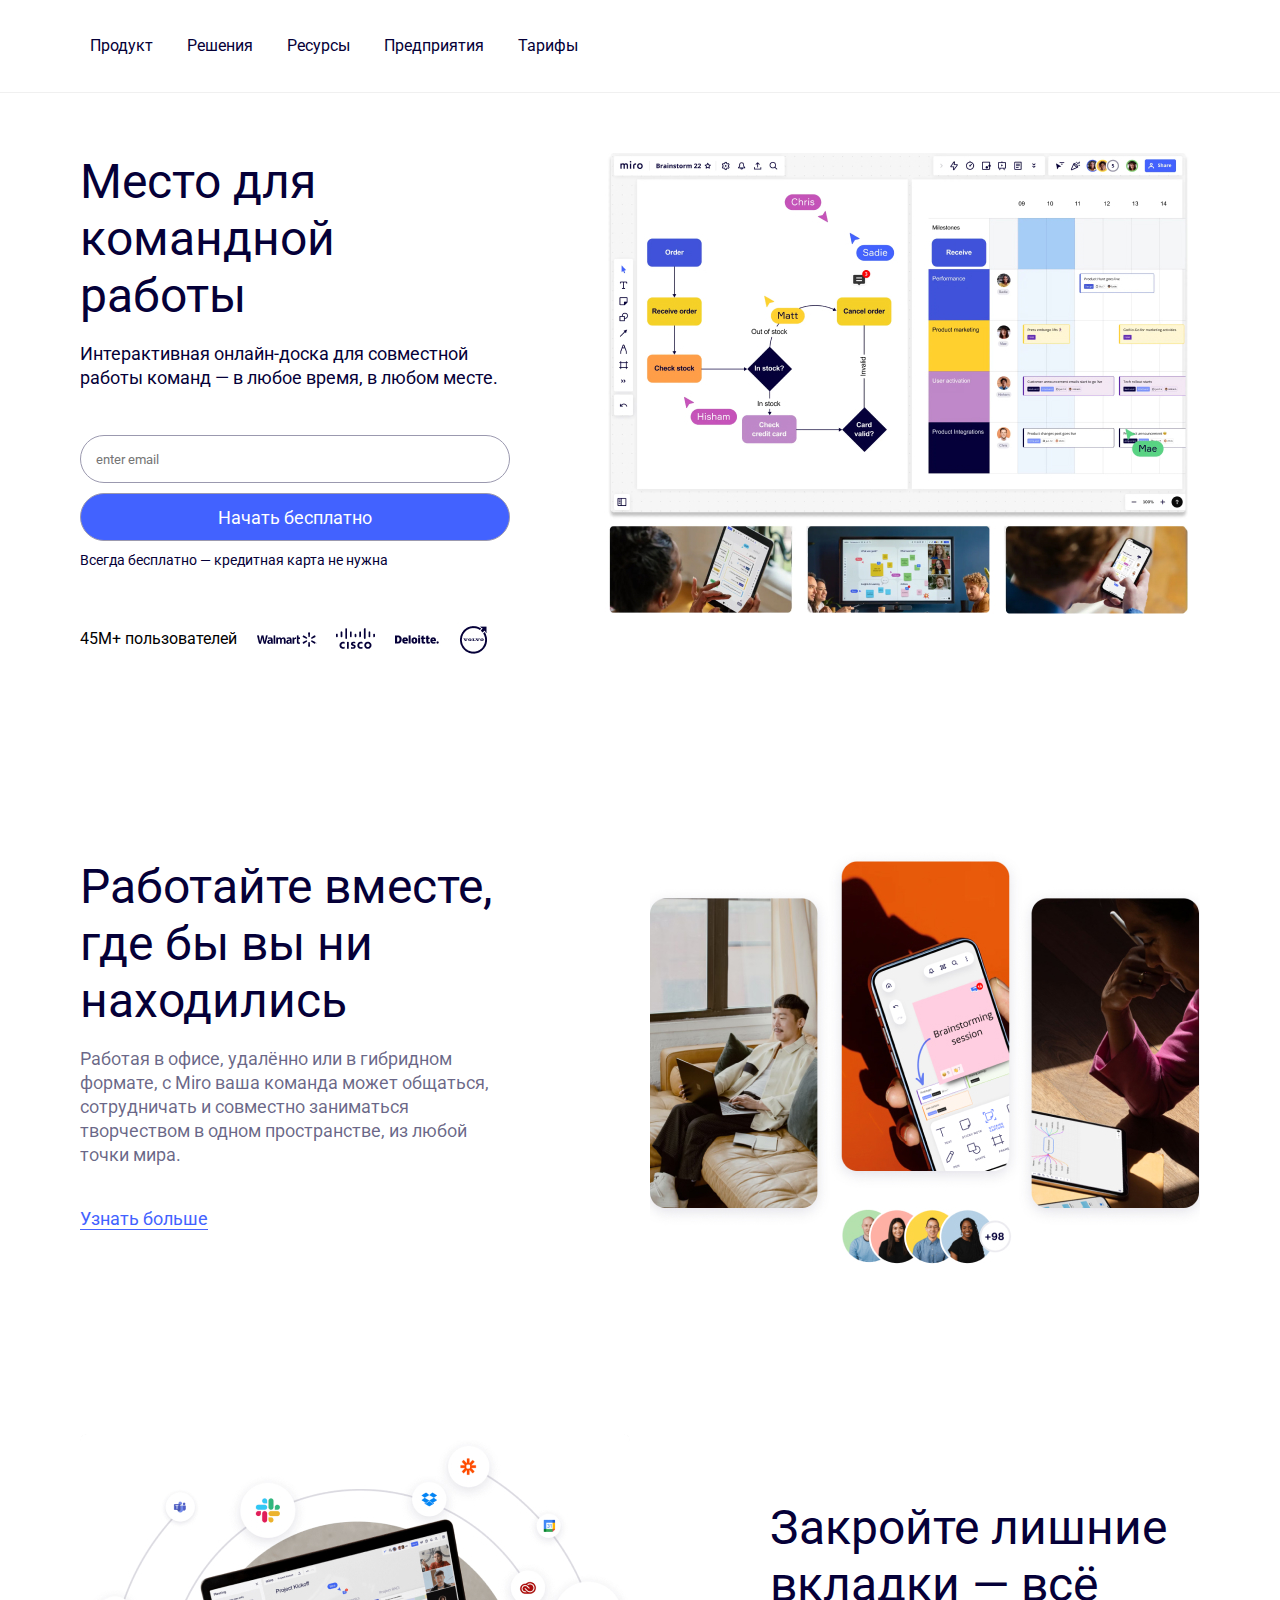
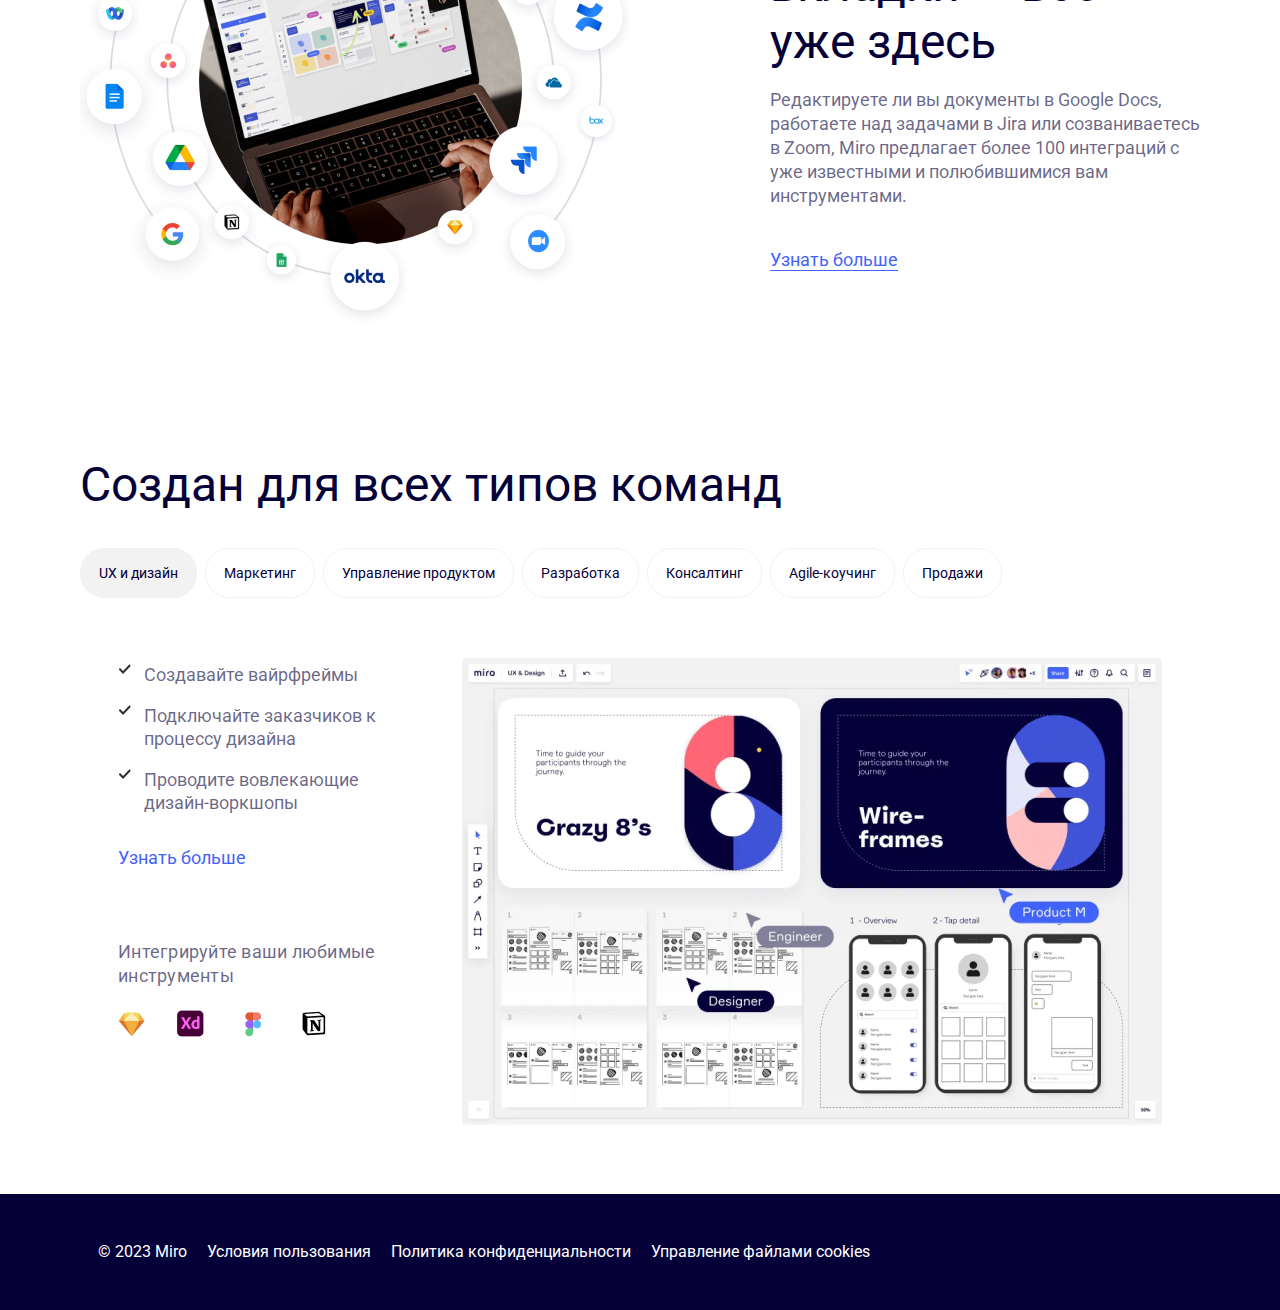
<file: 1 - miro/miro.html>
<!DOCTYPE html>
<html lang="en">
	<head>
		<meta charset="UTF-8" />
		<meta name="viewport" content="width=device-width, initial-scale=1.0" />
		<title>Miro</title>
		<link rel="stylesheet" href="./assets/style/index.css" />
		<link href="https://fonts.googleapis.com/css2?family=Nunito+Sans:wght@400;700&family=Roboto:wght@400;500;700&display=swap" rel="stylesheet" />
	</head>

	<body>
		<header>
			<!-- Это nav! -->
			<nav>
				<ul>
					<li><a href="">Продукт</a></li>
					<li><a href="">Решения</a></li>
					<li><a href="">Ресурсы</a></li>
					<li><a href="">Предприятия</a></li>
					<li><a href="">Тарифы</a></li>
				</ul>
			</nav>
		</header>
		<main>
			<section class="content">
				<div>
					<h1>Место для командной работы</h1>
					<p class="heroText">Интерактивная онлайн-доска для совместной работы команд — в любое время, в любом месте.</p>
					<form id="mainForm" method="get" action="#">
						<input placeholder="enter email" type="email" />
						<button id="heroButton" type="button">Начать бесплатно</button>
					</form>
					<p>Всегда бесплатно — кредитная карта не нужна</p>
					<div class="heroLogos">
						45M+ пользователей
						<img src="./assets/image/logos.jpg" alt="" />
					</div>
				</div>
				<div>
					<img src="./assets/image/headerimage-without-text 1.jpg" alt="Изображение" />
				</div>
			</section>
			<section class="content">
				<div>
					<h2>Работайте вместе, где бы вы ни находились</h2>
					<p class="sectionText">
						Работая в офисе, удалённо или в гибридном формате, с Miro ваша команда может общаться, сотрудничать и совместно заниматься творчеством в
						одном пространстве, из любой точки мира.
					</p>
					<a href="#" class="bodyLink" target="_blank" rel="noopener noreferrer">Узнать больше</a>
				</div>
				<div>
					<img src="./assets/image/IMAGE.jpg" alt="Изображение" />
				</div>
			</section>
			<section class="content">
				<div>
					<img src="./assets/image/IMAGE_2.jpg" alt="Изображение" />
				</div>
				<div>
					<h2>
						Закройте лишние вкладки — всё<br />
						уже здесь
					</h2>
					<p class="sectionText">
						Редактируете ли вы документы в Google Docs, работаете над задачами в Jira или созваниваетесь в Zoom, Miro предлагает более 100 интеграций
						с уже известными и полюбившимися вам инструментами.
					</p>
					<a href="#" class="bodyLink" target="_blank" rel="noopener noreferrer">Узнать больше</a>
				</div>
			</section>
			<section class="lastContent">
				<h2>Создан для всех типов команд</h2>
				<div class="lastContent__nav">
					<button class="lastContent__active" type="button">UX и дизайн</button>
					<button type="button">Маркетинг</button>
					<button type="button">Управление продуктом</button>
					<button type="button">Разработка</button>
					<button type="button">Консалтинг</button>
					<button type="button">Agile-коучинг</button>
					<button type="button">Продажи</button>
				</div>

				<div class="lastContent__main">
					<div>
						<ol class="sectionList">
							<li>Создавайте вайрфреймы</li>
							<li>Подключайте заказчиков к <br />процессу дизайна</li>
							<li>Проводите вовлекающие <br />дизайн-воркшопы</li>
						</ol>
						<a href="#" class="bodyLink" target="_blank" rel="noopener noreferrer">Узнать больше</a>
						<div>
							<p>Интегрируйте ваши любимые <br />инструменты</p>
							<img src="./assets/image/tools.jpg" alt="" />
						</div>
					</div>
					<div>
						<img src="./assets/image/UI.jpg" alt="" />
					</div>
				</div>
			</section>
		</main>
		<footer>
			<div>
				<span>&#169; 2023 Miro</span>
				<a href="">Условия пользования</a>
				<a href="">Политика конфиденциальности</a>
				<a href="">Управление файлами cookies</a>
			</div>
		</footer>
	</body>
</html>
</file>
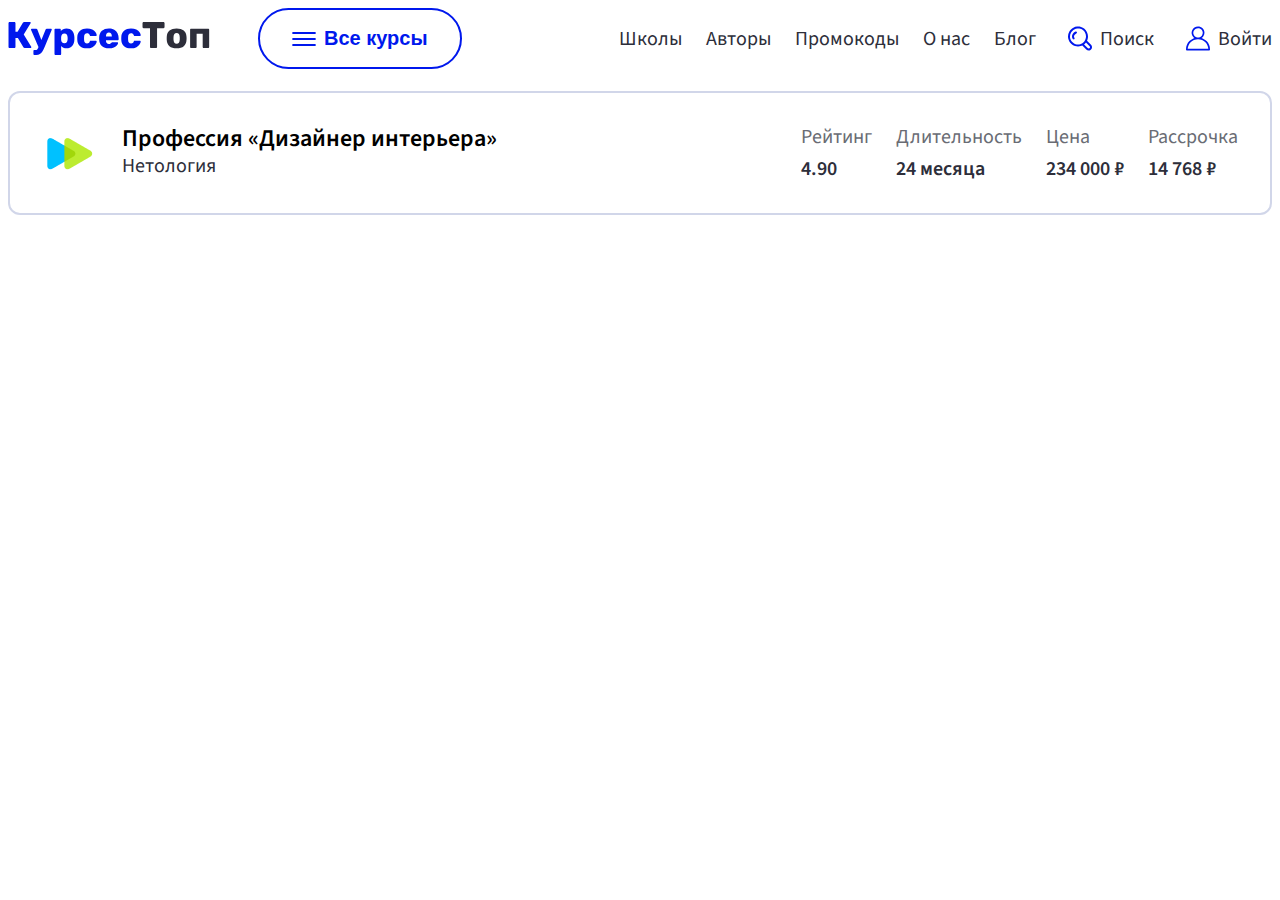
<file: 4 - css-flexbox/menu.html>
<!DOCTYPE html>
<html lang="en">
	<head>
		<meta charset="UTF-8" />
		<meta http-equiv="X-UA-Compatible" content="IE=edge" />
		<meta name="viewport" content="width=device-width, initial-scale=1.0" />
		<title>PurpleSchool - Flexbox</title>
		<link rel="preconnect" href="https://fonts.googleapis.com" />
		<link rel="stylesheet" href="./style_menu.css" />
		<link rel="preconnect" href="https://fonts.googleapis.com" />
		<link rel="preconnect" href="https://fonts.gstatic.com" crossorigin />
		<link href="https://fonts.googleapis.com/css2?family=Source+Sans+Pro:wght@400;600&display=swap" rel="stylesheet" />
	</head>
	<body>
		<nav class="header">
			<div class="header__logo">
				<img src="./icons/logo.svg" />
				<button class="header__button">
					<img src="./icons/menu.svg" />
					<span>Все курсы</span>
				</button>
			</div>

			<div class="header__menu">
				<ul>
					<li><a href="#">Школы</a></li>
					<li><a href="#">Авторы</a></li>
					<li><a href="#">Промокоды</a></li>
					<li><a href="#">О нас</a></li>
					<li><a href="#">Блог</a></li>
				</ul>
				<a href="#">
					<img src="./icons/search.svg" />
					<span>Поиск</span>
				</a>
				<a href="#">
					<img src="./icons/user.svg" />
					<span>Войти</span>
				</a>
			</div>
		</nav>

		<br />

		<div class="card">
			<div class="card__name">
				<img src="icons/logo_card.png" />
				<div>
					<div class="card__title">Профессия «Дизайнер интерьера»</div>
					<div class="card__school">Нетология</div>
				</div>
			</div>
			<div class="card__stats">
				<div class="card__stat">
					<div>Рейтинг</div>
					<div>4.90</div>
				</div>
				<div class="card__stat">
					<div>Длительность</div>
					<div>24 месяца</div>
				</div>
				<div class="card__stat">
					<div>Цена</div>
					<div>234 000 ₽</div>
				</div>
				<div class="card__stat">
					<div>Рассрочка</div>
					<div>14 768 ₽</div>
				</div>
			</div>
		</div>
	</body>
</html>
</file>
<file: assets/style/index.css>
/* all селектор */
* {
	box-sizing: border-box;
}

.test {
	background-color: aqua;
	width: 400px;
	height: 100px;
	overflow: hidden;
}

#test {
	display: flex;
	flex-direction: row;
	justify-content: space-between;
}

ol,
ul {
	padding-left: 0;
	/* выравнивает отступ для маркеров */
	list-style-position: inside;
	/* Скрыть отображение маркеров в списке */
	list-style-type: none;
}

h1 {
	/* Размер шрифта */
	font-size: 24px;
	/* Ширина линии / между строк / высота строки */
	line-height: 6px;
	/* Ширина шрифта (жирность) */
	font-weight: bold;
	/* Стиль шрифта */
	font-style: normal;

	/* Семейство шрифта (далее альтернативные) */
	font-family: Verdana, Geneva, Tahoma, sans-serif;
	/* Оформление текста в виде его подчеркивания */
	text-decoration: underline;
}

/* медиа выражение | минимальное ДЛЯ 500px (начала применения) */
/* В основном используется под декстоп */
@media (min-width: 500px) {
	h1 {
		color: red;
	}
}

/* медиа выражение | максимально ДО 500px */
/* В основном используется под мобилки (от 360-375px) */
@media (max-width: 500px) {
	h1 {
		color: green;
	}
}

.other {
	/* максимальное расширение контента в *** */
	max-width: 793px;
	/* минимальное сжатие контента в *** */
	min-width: 436px;
}

body > img {
	/* простые математические операции. запись через пробелы */
	width: calc(100% / 3); /* 33.333333% */
	width: clamp(200px 80% 600px); /* Зажать между 200 и 600 при 80% ширины */
}
</file>
<file: 0 - interesting/style.css>
* {
	box-sizing: border-box;
}

html {
	/* Тип скролла: мягкий */
	scroll-behavior: smooth;
}

body {
	max-width: 1172px;
	background-color: #16171d;
	margin: 0 auto;

	flex-direction: column;
	display: flex;

	gap: 15px;

	font-family: Verdana, Geneva, Tahoma, sans-serif;
	padding: 140px 24px;
}

h1,
p {
	color: white;
}

.galery {
	justify-content: space-between;
	display: flex;
	padding-bottom: 15px;
	gap: 15px;
	/* Скрыть часть контента */
	overflow: hidden;
	/* Скролл по x */
	overflow-x: scroll;
	/* Ширина галереи */
	/* width: 1124px; */

	/* Тип скролла: ось поведение */
	scroll-snap-type: x mandatory;
}

.card {
	background-color: #4d5064;
	border-radius: 9px;
	padding: 20px;
	/* Минимальная ширина карточки */
	min-width: 500px;
	max-width: 1124px;
	min-height: 215px;

	/* Ширина галереи должна быть идентична ширине карточки для center свой-ва*/
	/* Как скролл прилипает (для scroll-snap-type) */
	scroll-snap-align: start;
}

.resizable {
	overflow: auto;
	/* Изменение размера блока по x/y */
	resize: both;
	max-height: 215px;
}

.scroll {
	display: grid;
	grid-template-columns: repeat(2, 1fr);
	gap: 15px;
}

.scroll > :nth-child(1) {
	grid-row: span 2;
}

/* Переворот карточки */
.flip {
	transform: scale(-1);
}

.fixed {
	position: fixed;
	top: 30px;
	font-weight: 700;
	color: white;
	transform: rotate(-90deg);

	/* смешивание цвета: difference - разница между цветами */
	mix-blend-mode: difference;
}
</file>
<file: 2 - psform/assets/style.css>
* {
	box-sizing: border-box;
}

main {
	position: relative;
	background-color: #1e1f29;
	/* максимальное расширение контента в *** */
	max-width: 793px;
	/* минимальное сжатие контента в *** */
	min-width: 360px;
	border-radius: 10px;
	padding: 48px;
	margin: 0 auto;
}

body {
	font-family: 'Fira Sans';
	font-style: normal;
	background-color: #2e2d3d;
}

h1 {
	color: #fafafa;
	font-weight: 400;
	font-size: 36px;
	line-height: 120%;
	padding: 0 0 32px;
	text-align: center;
}

button {
	font-family: 'Fira Sans';
	font-style: normal;
	display: block;
	background-color: #6c38cc;
	color: #fafafa;
	height: 46px;
	border-radius: 10px;
	border-style: none;
	width: 100%;
}

.field {
	margin-bottom: 16px;
	position: relative;
}

input,
textarea,
select {
	background: #2e2d3d;
	color: #fafafa;
	border-radius: 10px;
	padding: 28px 48px 14px;
	resize: none;
	width: 100%;
	border-style: none;
}

textarea {
	overflow-y: auto;
	height: 135px;
}

label {
	position: absolute;
	top: 12px;
	left: 48px;
	font-weight: 400;
	font-size: 12px;
	line-height: 120%;
	color: #afb2bf;
}

.label_email::before {
	content: url('./image/message.svg');
	position: absolute;
	top: 5px;
	left: -33px;
}

.label_telegram::before {
	content: url('./image/telegram.svg');
	position: absolute;
	top: 5px;
	left: -33px;
}

.label_theme::before {
	content: url('./image/topic.svg');
	position: absolute;
	top: 5px;
	left: -33px;
}
</file>
<file: 3 - methodology/style.css>
:root {
	--color-primary: #6c38cc;
}

body {
	background-color: #2e2d3d;
}

.button_primary {
	background: var(--color-primary, red);
}
</file>
<file: 4 - css-flexbox/style.css>
* {
	/* Учёт всех бордер оступов при позиционировании */
	box-sizing: border-box;
}

body {
	background: #1c1b21;
	color: #fafafa;
	font-size: 35px;
	font-family: 'Fira Sans', sans-serif;
	margin: 0 auto;
}

.container {
	border: 10px solid #6c38cc;
	/* добавить внутренний скролл */
	overflow: auto;
	height: 100vh;
	/* flex - способ позиционирования элементов */
	display: flex;
	/* flex-direction - направление расположения флекс айтемов / основной оси 
        (column, row, row-reverse, column-reverse) или "основная ось" */
	/* флекс айтем - все дочерние элементы флекс родителя */
	flex-direction: row;
	/* перенос флекс айтемов */
	flex-wrap: wrap;
	/* Представляет из себя комбинацию flex-wrap и flex-direction */
	/* flex-flow: ; */
}

.item {
	background: #232228;
	border: 1px solid #6c38cc;
	text-align: center;
	/* 50% ширина каждого элемента */
	width: calc(100% / 2);
	padding: 10px;
}

/* Порядок элементов (п.с. несет за собой некорректное текстовыделение) */
.item1 {
	order: 1;
}
.item2 {
	order: 2;
}

.container_2 {
	border: 10px solid #6c38cc;
	height: 100vh;
	/* добавить внутренний скролл */
	overflow: auto;
	/* flex контейнер - способ позиционирования элементов */
	display: flex;
	/* flex-direction - направление расположения флекс айтемов по оси (column, row, row-reverse, column-reverse) */
	flex-direction: row;

	/* Распределение элементов по основной оси X */
	justify-content: center;
	/* flex-end , flex-start - центрирует по краям оси */
	/* space-between растянет по всей оси с равными отступами между айтемами */
	/* space-evenly растянет по всей оси с равными отступами между айтемами с учетом края */

	/* Распределение элементов по дополнительной оси оси Y (одной строки) */
	align-items: center;
	/* flex-end , flex-start - центрирует по краям оси */
	/* baseline - выстраивает флекс айтемы в одну линию (независимо от высоты самих айтемов) */

	/* Распределение ВСЕГО КОНТЕНТА (захватив все флекс айтемы) по дополнительной оси Y */
	align-content: center;
}

.item_2 {
	background: #232228;
	border: 1px solid #6c38cc;
	text-align: center;
	padding: 10px;
	/* width: calc(100%/3); */

	/* align-self: flex-end; */
}

.container_3 {
	border: 10px solid #6c38cc;
	height: 100vh;
	/* добавить внутренний скролл */
	overflow: auto;
	/* flex контейнер - способ позиционирования элементов */
	display: flex;
	/* flex-direction - направление расположения флекс айтемов по оси (column, row, row-reverse, column-reverse) */
	flex-direction: column;
	/* перенос флекс айтемов */
	flex-wrap: wrap;

	/* Распределение элементов по основной оси X */
	justify-content: flex-start;
	/* flex-end , flex-start - центрирует по краям оси */
	/* space-between растянет по всей оси с равными отступами между айтемами */
	/* space-evenly растянет по всей оси с равными отступами между айтемами с учетом края */
}

.item_3 {
	background: #232228;
	border: 1px solid #6c38cc;
	text-align: center;
	padding: 10px;
	/* Управление свободным пространством */
	/* Работает в рамках одной строки или колонки */
	flex-grow: 1;

	/* Базовая ширина флекс айтема */
	flex-basis: 300px;

	/* Короткое свойство включает: flex-grow, flex-shrink, flex-basis */
	/* flex: 1 1 300px  */
}

.item_3_1 {
	/* Пропорция из всего объема оси */
	/* flex: 1; */
	/* Управление свободным пространством */
	/* flex-grow: 1; */
	/* Насколько сжать элемент относительно соседнего */
	/* flex-shrink: 1; */
}

.item_3_2 {
	/* Пропорция из всего объема оси */
	/* flex: 1; */
	/* Управление свободным пространством */
	/* flex-grow: 5; */
	/* Насколько сжать элемент относительно соседнего */
	/* flex-shrink: 5; */
}

.container_4 {
	height: 100vh;
	border: 10px solid #6c38cc;
	/* добавить внутренний скролл */
	overflow: auto;
	/* flex контейнер - способ позиционирования элементов */
	display: flex;
	/* flex-direction - направление расположения флекс айтемов по оси (column, row, row-reverse, column-reverse) */
	flex-direction: row;
	/* перенос флекс айтемов */
	flex-wrap: wrap;

	/* Распределение элементов по основной оси X */
	justify-content: flex-start;
	/* flex-end , flex-start - центрирует по краям оси */
	/* space-between растянет по всей оси с равными отступами между айтемами */
	/* space-evenly растянет по всей оси с равными отступами между айтемами с учетом края */
}

.item_4 {
	background: #232228;
	border: 1px solid #6c38cc;
	text-align: center;
	padding: 10px;
	/* Управление свободным пространством */
	/* Работает в рамках одной строки или колонки */
	/* flex-grow: 1; */

	/* Базовая ширина флекс айтема
    flex-basis: 300px; */

	/* Короткое свойство включает: flex-grow, flex-shrink, flex-basis */
	/* flex: 1 1 300px  */
}

.item_4_1 {
	/* Раздвинуть блок направо оставив свободное место от айтема */
	margin-right: auto;
}

.container_5 {
	height: 100vh;
	border: 10px solid #6c38cc;
	/* добавить внутренний скролл */
	overflow: auto;
	/* flex контейнер - способ позиционирования элементов */
	display: flex;
	/* flex-direction - направление расположения флекс айтемов по оси (column, row, row-reverse, column-reverse) */
	flex-direction: row;
	/* перенос флекс айтемов */
	flex-wrap: wrap;
	/* Отступ по вертикали и горизонтали */
	gap: 10px 10px;
}

.item_5 {
	background: #232228;
	border: 1px solid #6c38cc;
	text-align: center;

	/* Управление свободным пространством */
	/* Работает в рамках одной строки или колонки */
	flex-grow: 0;
	/* Насколько сжать элемент относительно соседнего */
	flex-shrink: 1;
	/* Базовая ширина флекс айтема: (gap * число промежутков / число элементов) */
	flex-basis: calc((100% / 3) - (10px * 2 / 3));
}

.container_6 {
	border: 10px solid #6c38cc;

	height: 100vh;
	display: flex;
	flex-wrap: wrap;
}

.item_6 {
	background: #232228;
	border: 1px solid #6c38cc;
	text-align: center;
	padding: 10px;
	/* width: calc(100% / 3); */

	/* Управление свободным пространством */
	/* Работает в рамках одной строки или колонки */
	flex-grow: 1;
	/* Насколько сжать элемент относительно соседнего */
	flex-shrink: 1;
	/* Базовая ширина флекс айтема: ширина / 3 */
	flex-basis: calc(100% / 3);
}
</file>
<file: 5 - grid/styles/styles.css>
:root {
	--primary: #5500e9;
	--mainFont: #2d2e3a;
}

* {
	box-sizing: border-box;
	margin: 0;
}

html {
	text-rendering: optimizeLegibility;
	max-width: 1200px;
	margin: 0 auto;
}

body {
	color: white;
	font-weight: 400;
	font-style: normal;
	margin: 30px;
	background-color: var(--mainFont);
}

body > div {
	margin-bottom: 15px;
}

.item {
	color: var(--primary);
	font-weight: 700;
	font-size: 24px;
	padding: 15px;
	border: 2px solid var(--primary);
	text-align: center;
}

.wrapper {
	display: grid;
	/* ШАБЛОН */
	/* Шаблон колонки | ширина каждой колонки */
	grid-template-columns: 200px 100px;
	/* Шаблон строки | высота каждой строки */
	grid-template-rows: 120px 80px 60px;

	/* Поведение перетекания|поток */
	/* По колонкам|остаточные элементы пойдут колонкой (row - по умолчанию) */
	grid-auto-flow: column;

	/* ВНЕ ШАБЛОНА */
	/* Высота каждой строки */
	grid-auto-rows: 100px;

	/* Отступы между grid-айтемами */
	gap: 15px;
}

.wrapper > .item_10 {
	/* Работает с переносом */
	/* Этот элемент занимает две колонки */
	grid-column: span 2;
	/* Этот элемент занимает две строки */
	grid-row: 1 / -1;

	/* Откуда колонка начинается (линия) */
	/* grid-row-start: 1; */
	/* Откуда колонка заканчивается (линия) */
	/* grid-row-end: -1; */
}

.wrapper > .item_11 {
	grid-row: 1 / 3;
}

.wrapper_2 {
	display: grid;
	/* Шаблон */
	/* Шаблон колонок|ширина */
	grid-template-columns: 100px 100px;

	/* Поведение перетекания */
	/* По колонкам */
	grid-auto-flow: column;
	/* Отступы между grid-айтемами */
	gap: 15px;
}

.wrapper_3 {
	display: grid;
	/* Шаблон */
	/* Шаблон колонок|ширина (фиксированный) */
	/* grid-template-columns: 1fr 2fr 1fr; */
	grid-template-columns: repeat(3, 2fr); /* grid-template-columns: repeat(3, 1fr) auto; */
	grid-template-rows: repeat(3, 1fr);

	/* Отступы между grid-айтемами */
	gap: 15px;
}

.wrapper_4 {
	display: grid;
	/* Шаблон */
	/* Шаблон колонок|ширина (фиксированный) */
	grid-template-columns: repeat(4, 1fr);
	grid-template-rows: repeat(5, 1fr);

	/* Отступы между grid-айтемами */
	gap: 15px;
}

.wrapper_4 > .item_10 {
	/* Работает с переносом */
	/* Этот элемент занимает две колонки */
	/* grid-column: span 2; */
	/* Этот элемент занимает две строки */
	/* grid-row: span 2; */

	/* Откуда колонка начинается (линия) */
	grid-row-start: 1;
	/* Откуда колонка заканчивается (линия) */
	grid-row-end: -1;
	/* С первой по последнюю */
}

.wrapper_5 {
	display: grid;
	/* Наименование линий */
	grid-template-columns: [s-left] 200px 200px [s-center] 1fr [s-center] 1fr [s-right];
	gap: 15px;
}

.wrapper_5 > .item_1 {
	/* Занимает с 1 по 3 линию */
	grid-column: 1 / 3;
	/* Занимает с 3-ей линии ТРИ столбца */
	/* grid-column: 3 / span 3; | grid-column: span 3 / 3; */
}

.wrapper_6 {
	display: grid;
	/* auto-fill - подбирает кол-во grid-линий под разрешение (адаптив) 4|6 column */
	/* auto-fit - подбирает кол-во grid-линий под кол-во контента 4|4 column */
	grid-template-columns: repeat(auto-fill, 100px);
	gap: 15px;

	/* Заполнение пустых ячеек/дырок grid-сетки */
	/* grid-auto-flow: dense; */
}

.wrapper_6 > .item_5 {
	/* Занимает с предпоследней по последнюю линию */
	grid-column: auto / -1;
}

.wrapper_7 {
	display: grid;
	/* auto-fit - подбирает кол-во grid-линий под кол-во контента (адаптив) */
	/* minmax - минимально/максимально доступное пространство одной линии (адаптив) */
	grid-template-columns: repeat(auto-fit, minmax(300px, 1fr));
	gap: 15px;

	/* Альтернатива при фиксированном значении */
	/* grid-template-columns: auto 100px 100px 100px; */
}

.wrapper_7 > .item_1 {
	/* Положение элемента в сетке (полезно при мобильном разрешении перенести элемент на его логичное место) */
	order: 2;
}
.wrapper_7 > .item_2 {
	order: 1;
}

.wrapper_8 {
	display: grid;
	/* auto-fit - подбирает кол-во grid-линий под кол-во контента (адаптив) */
	/* minmax - минимально/максимально доступное пространство одной линии (адаптив) */
	grid-template-columns: repeat(auto-fit, minmax(300px, 1fr));
	gap: 15px;
}

.wrapper_9 {
	display: grid;
	/* auto-fit - подбирает кол-во grid-линий под кол-во контента (адаптив) */
	/* minmax - минимально/максимально доступное пространство одной линии (адаптив) */
	grid-template-columns: 100px;
	grid-template-rows: repeat(3, 100px);
	gap: 15px;

	/* Действует на grid контейнер */

	/* Позиционирование айтемов по горизонтали внутри grid-сетки  */
	/* stretch - по умолчанию */
	justify-items: center;
	/* Позиционирование айтемов по вертикали внутри grid-сетки  */
	align-items: center;

	/* Позиционирование всей сетки по горизонтали (весь контент)*/
	justify-content: end;
}

.wrapper_9 > .item_3 {
	/* Позиционирование grid элемента / переопределение конкретного айтема */
	justify-self: end;
	align-self: center;
}

.wrapper_10 {
	display: grid;
	grid-template-columns: repeat(5, 100px);
	gap: 5px;
	/* Заполнение пустых ячеек/дырок grid-сетки */
	grid-auto-flow: dense;
}

.wrapper_10 > .item_3 {
	grid-column: 4 / -1;
}

.wrapper_10 > .item_6 {
	grid-column: 2 / 5;
}

.wrapper_10 > .item_9 {
	grid-column: 3 / -1;
}

.wrapper_11 {
	display: grid;
	grid-template-columns: repeat(4, 1fr);
	grid-template-rows: repeat(3, 1fr);
	gap: 5px;
	grid-template-areas:
		'header header header header'
		'sidebar content content content'
		'footer footer footer footer';
}

.header {
	grid-area: header;
}

.sidebar {
	grid-area: sidebar;
}

.content {
	grid-area: content;
}

.footer {
	grid-area: footer;
}

@media (max-width: 900px) {
	.wrapper_11 {
		grid-template-areas:
			'header header header header'
			'content content sidebar sidebar'
			'footer footer footer footer';
	}
}

@media (max-width: 500px) {
	.wrapper_11 {
		grid-template-columns: 1fr;
		grid-template-areas:
			'header'
			'sidebar'
			'content'
			'footer';
	}
}
</file>
<file: 7 - practice FLEXBOX/assets/styles/global.css>
* {
	box-sizing: border-box;
}

:root {
	--violet: #6c38cc;
	--color-primary: #6c38cc;
	--color-white: #fafafa;
	--color-bg: #16171d;
	--color-gray: #afb2bf;

	--gray-hover: #2e2d3d;
	--gray-dark: #1e1f29;
	--gray-stroke: #4d5064;
	--grad-1: linear-gradient(158deg, #d77be5 0%, #be63e5 34.69%, #6c38cc 100%);

	--footer-color: #101114;
	--footer-pink: #e47ad5;

	--layout-width: 1172px;
}

/* Стили текста для инпутов и кнопок задаются браузером. 
	Для явного наследования: */
input,
textarea,
select,
button,
h1,
h2,
h3,
h4,
h5,
h6 {
	font: inherit;
}

body {
	font-family: 'Fira Sans', sans-serif;
	margin: 0;
	background-color: var(--color-bg);
	font-style: normal;
	font-weight: 400;
}

p {
	margin: 0;
}

a {
	text-decoration: none;
}
</file>
<file: 7 - practice FLEXBOX/assets/styles/header.css>
.header {
	background-color: var(--gray-dark);
}

.header__wrapper {
	max-width: var(--layout-width);
	margin: 0 auto;
	padding: 40px 24px;
}

.header__navigate {
	display: flex;
	justify-content: space-between;
	align-items: center;
	margin-bottom: 54px;
}

.menu {
	display: flex;
	align-items: center;
	padding-left: 0;
	list-style-position: inside;
	list-style-type: none;
	gap: 40px;
}

.header__login_button {
	background: none;
	border: none;
	cursor: pointer;
	color: #fafafa;
	position: relative;
}

.header__login_button::before {
	position: absolute;
	top: -0.5px;
	left: -25px;
	content: url('../images/user.svg');
}

.header__burger-button {
	display: none;
	background: none;
	border: none;
	cursor: pointer;
}

.header__burger-button::after {
	content: url('../images/menu.svg');
}

@media (max-width: 960px) {
	.header__image {
		max-width: 174px;
	}
	.header__login_button {
		display: none;
	}
	.header__burger-button {
		display: block;
	}
}

.menu__item a {
	color: #fafafa;
	padding: 8px 16px;
}

.menu__item:hover > a,
.header__login_button:hover {
	color: #afb2bf;
}

.menu__item_selected > a {
	border-radius: 8px;
	border: 1px solid var(--gray-stroke);
}

@media (max-width: 960px) {
	.menu {
		display: none;
	}
	.header__navigate {
		margin-bottom: 0;
	}
	.header__wrapper {
		padding: 30px 24px;
	}
}

header li,
header button {
	font-size: 18px;
	font-style: normal;
	font-weight: 400;
	line-height: 120%;
}
</file>
<file: 7 - practice FLEXBOX/assets/styles/components.css>
.button {
	border: none;
	background: none;
	border-radius: 10px;
	padding: 16px 32px;
	color: #fafafa;
	cursor: pointer;
	font-size: 18px;
	text-align: center;
	font-style: normal;
	font-weight: 400;
	line-height: 120%;
}

.button_play {
	background: var(--gray-dark, #1e1f29);
	position: absolute;
	top: 221px;
	left: 68px;
	padding-left: 63px;
}
.button_play::before {
	content: url('../images/Play.svg');
	position: absolute;
	top: 15px;
	left: 31px;
}

.button.button_primary {
	background: var(--violet, #6c38cc);
}

.button.button_ghost {
	border: 1px solid var(--gray-stroke, #4d5064);
}

.button.button_ghost:hover {
	background-color: var(--gray-hover);
}

.social-icons {
	display: flex;
	gap: 24px;
}

.section_gray-dark {
	background-color: var(--gray-dark);
}

.section_dark {
	background-color: var(--color-bg);
}

.section-title {
	font-style: normal;
	font-weight: 400;
}
.section-title > h2 {
	color: var(--color-white);
	font-size: 46px;
	margin: 0 0 32px;
}
.section-title > h3 {
	color: var(--footer-pink);
	font-size: 18px;
	margin: 0 0 8px;
}
.section-title > h4 {
	color: var(--color-white);
	line-height: 150%;
	font-size: 18px;
	margin: 0 2px 32px;
}
@media (max-width: 640px) {
	.section-title > h2 {
		font-size: 34px;
	}
}

.article {
	display: flex;
	flex-direction: row;
	justify-content: space-between;
	gap: 16px;
	border-radius: 10px;
	background-color: var(--gray-dark);
	color: var(--color-white);
	padding: 33px 32px;
	margin-bottom: 36px;
}
.article__left {
	max-width: 775px;
}
.article__right > button {
	width: 158px;
	height: 58px;
}
.article__info {
	color: var(--color-gray);
	display: flex;
	gap: 32px;
	margin: 0 0 14.5px;
}
.article__title {
	margin: 0 0 12px;
	font-size: 24px;
	font-weight: 700;
}
.article__paragraph {
	font-weight: 400;
	line-height: 150%;
	font-size: 16px;
}

.article__date,
.article__views {
	position: relative;
}

.article__date::before {
	position: relative;
	top: 6px;
	margin-right: 6px;
	content: url('../images/Calendar.svg');
}
.article__views::before {
	position: relative;
	top: 6px;
	margin-right: 6px;
	content: url('../images/Eye.svg');
}

@media (max-width: 640px) {
	.article {
		flex-direction: column;
		padding: 24px 16px;
	}
	.article__title {
		font-size: 21px;
		line-height: 120%;
	}
	.article__paragraph {
		font-size: 16px;
		line-height: 150%;
	}
	.article__right > button {
		width: 100%;
		height: 46px;
		padding: 12px 24px;
	}
	.article__info {
		gap: 16px;
	}
	.article__date,
	.article__views {
		font-size: 14px;
	}
}
</file>
<file: 7 - practice FLEXBOX/assets/styles/page.css>
.hero {
	max-width: var(--layout-width);
	margin: 0 auto;
	padding: 0 24px;
	justify-content: space-between;
	display: flex;
	padding-bottom: 60px;
}

.hero__h1 {
	color: #fafafa;
	font-size: 54px;
	font-style: normal;
	font-weight: 700;
	line-height: 100%;
}

.hero__h1 > span {
	background: var(--grad-1, linear-gradient(158deg, #d77be5 0%, #be63e5 34.69%, #6c38cc 100%));
	background-clip: text;
	-webkit-background-clip: text;
	-webkit-text-fill-color: transparent;
}

.hero__right {
	position: relative;
}

.hero__right > img {
	width: 458px;
	border-radius: 13px;
	height: 258px;
}

.hero__cta {
	display: flex;
	gap: 32px;
	margin-bottom: 24px;
}

@media (max-width: 1200px) {
	.hero__h1 {
		margin-top: 0;
		text-align: center;
	}
	.hero {
		flex-direction: column;
		align-items: center;
		padding: 0 24px;
	}
	.hero__cta {
		gap: 16px;
		justify-content: center;
	}
	.hero__right {
		padding-bottom: 24px;
	}
}

@media (max-width: 640px) {
	.hero__h1 {
		margin-top: 0;
		font-size: 30px;
		font-weight: 700;
		line-height: 120%;
	}
	.button {
		font-size: 18px;
		font-weight: 400;
		padding: 12px 24px;
	}
	.hero__right > img {
		width: 100%;
		height: 100%;
	}
}

.blog__wrapper {
	max-width: var(--layout-width);
	margin: 0 auto;
	padding: 100px 24px 0;
	flex-direction: column;
	display: flex;
}
.blog__button-all-article {
	display: flex;
	justify-content: center;
	margin: 12px 0 100px;
}
@media (max-width: 640px) {
	.blog__button-all-article {
		margin: 0 0 32px;
	}
	.blog__button-all-article > button {
		width: 100%;
		height: 46px;
	}
	.blog__wrapper {
		padding-top: 40px;
	}
}

.blog__social {
	margin: 0 0 48px;
}
</file>
<file: 7 - practice FLEXBOX/assets/styles/footer.css>
.footer {
	background-color: var(--footer-color);
}

.footer__wrapper {
	max-width: var(--layout-width);
	margin: 0 auto;
	padding: 62px 24px 100px;
}

.footer__header {
	display: flex;
	justify-content: space-between;
	align-items: center;
	margin-bottom: 36px;
}

.footer__navigation {
	display: flex;
	gap: 80px;
}

.footer-menu__item > a {
	color: white;
}

.li-item_ghost > a {
	color: var(--color-gray);
}

.footer-menu__h5 {
	margin: 0;
	color: var(--footer-pink);
	margin-bottom: 16px;
}

.footer-menu {
	margin: 0;
	padding-left: 0;
	list-style-position: inside;
	list-style-type: none;
}

.footer-menu > li.footer-menu__item {
	margin-bottom: 12px;
	font-size: 18px;
}

.footer__copyright {
	color: var(--color-gray);
	font-size: 16px;
	margin-top: 40px;
}

@media (max-width: 640px) {
	.footer__navigation {
		flex-direction: column;
		gap: 24px;
	}
	.footer__header {
		flex-direction: column;
		align-items: start;
		gap: 12px;
	}
	.footer__wrapper {
		padding: 32px 24px 100px;
	}
}

@media (max-width: 960px) {
	.footer__navigation {
		gap: 36px;
	}
}
</file>
<file: 1 - miro/assets/style/index.css>
* {
	font-family: 'Roboto', sans-serif;
	/* Как считать ширину элемента / Внутрь|Снаружи (border) */
	box-sizing: border-box;
	margin: 0;
}

a {
	text-decoration: none;
}

main,
footer > div {
	max-width: 1200px;
	margin: 0 auto;
}

h1,
h2 {
	font-size: 48px;
	color: #050038;
	margin-bottom: 18px;
}

section p {
	font-size: 18px;
	/* высота строки */
	line-height: 24px;
	margin-bottom: 40px;
}

section.content {
	display: flex;
	justify-content: space-between;
	gap: 60px;
	margin: 60px 40px 120px 40px;
}

section.lastContent {
	margin: 60px 40px 40px 40px;
}

div.lastContent__nav button {
	border-radius: 24px;
	border: 1px solid #f2f2f2;
	background: #fff;
	color: #050038;
	font-size: 14px;
	font-family: Roboto;
	line-height: 20px;
	padding: 14px 18px;
}

div.lastContent__nav > button.lastContent__active {
	background: #f2f2f2;
}

section.lastContent > div.lastContent__nav {
	display: flex;
	gap: 8px;
	margin: 35px 0;
}

section.lastContent > div.lastContent__main {
	display: flex;
	justify-content: center;
	gap: 60px;
}

div.lastContent__main > div > a {
	border: none;
	margin: 70px 0;
}

div.lastContent__main p {
	color: rgba(5, 0, 56, 0.6);
	font-size: 18px;
	font-family: Roboto;
	line-height: 24px;
	letter-spacing: 0.25px;
	margin: 70px 0 13px;
}

section:nth-child(2),
section:nth-child(3) {
	align-items: center;
}

section > div {
	flex-basis: 430px;
}

img {
	height: auto;
}

p,
button,
h1,
h2 {
	font-weight: 400;
}

nav {
	max-width: 1200px;
	margin: 0 auto;
}

header {
	border-bottom: 1px #f0f0f0 solid;
}

header > nav > ul {
	/* padding-left: 0; */
	/* выравнивает отступ для маркеров */
	list-style-position: inside;
	/* Скрыть отображение маркеров в списке */
	list-style-type: none;

	display: flex;
	flex-direction: row;
	gap: 34px;

	padding: 34px 50px;
}

header > nav > ul a {
	font-size: 16px;
	line-height: 24px;
	text-align: center;
	color: #050038;
}

header > nav > ul a:active,
header > nav > ul a:hover {
	color: #727272;
}

footer {
	background: #050038;
}
footer > div {
	display: flex;
	flex-direction: row;
	color: #fff;
	font-size: 16px;
	/* высота строки */
	line-height: 24px;
	text-align: center;
	gap: 20px;
	padding: 46px 58px;
}

footer > div > a:active, /* активная/посещенная ссылка */
footer > div > a:hover,  /* при наведении */
footer > div > a {
	font-weight: 400;
	text-decoration: none;
	color: #fff;
}

.sectionList > li {
	margin-bottom: 11px;
}

.sectionList {
	position: relative;
	margin: 23px 0 32px;

	color: rgba(5, 0, 56, 0.6);
	font-size: 18px;
	font-family: Roboto;
	line-height: 23px;

	/*  Комбинация  */
	/* list-style: square url() outside; */
	/* Cтиль маркеров */
	list-style-type: none;
	/* Cсылка на изображение */
	list-style-image: url('../image/check_frame.svg');
	/* Позиционирование (внутри, снаружи) */
	list-style-position: outside;
	/* выравнивает отступ для маркеров */
	padding-left: 26px;
}

/* Альтернативная реализация стилей маркера */
/* .sectionList li::before {
	content: url('../image/check_frame.svg');
} */

#heroButton {
	background-color: #4262ff;
	color: #fff;
	/* Анимированный переход/анимация. 
		Что анимировать + длительность анимации + задержка старта + функция расчета анимации */
	transition: background-color 1s 2s cubic-bezier(0.175, 0.885, 0.32, 1.275);
}

#heroButton:hover {
	background-color: #12c3ae;
	border-color: #1a2f98;
	color: #fff;
}

.heroLogos {
	display: flex;
	align-items: center;
	gap: 20px;
}

.bodyLink {
	color: #4262ff;
	border-bottom: 1.5px #4262ff solid;
	font-size: 18px;
	/* высота строки */
	line-height: 24px;
}

#mainForm > input,
#mainForm > button {
	width: 100%;
	border: 1px solid #9b99af;
	border-radius: 32px;
	/* width: 440px; */
	height: 48px;
	padding: 5px 15px;
	margin: 5px 0;
}

#mainForm + p {
	font-size: 14px;
	/* высота строки */
	line-height: 20px;
	color: #050038;
	margin-top: 4px;
	margin-bottom: 52px;
}

#mainForm > button {
	font-size: 18px;
	/* высота строки */
	line-height: 27px;
	text-align: center;
	color: #ffffff;
}

.heroText {
	color: #050038;
}

.sectionText {
	color: #05003899;
}
</file>
<file: 4 - css-flexbox/style_menu.css>
* {
	box-sizing: border-box;
	-webkit-font-smoothing: antialiased;
	-moz-osx-font-smoothing: grayscale;
}

:root {
	--primary: #0018ed;
	--mainFont: #2d2e3a;
}

body {
	font-family: 'Source Sans Pro', sans-serif;
}

.header {
	max-width: 1440px;
	display: flex;
	flex-direction: row;
	/* Распределение элементов по основной оси X */
	justify-content: space-between; /* space-between - отступы между элементами */
	/* Распределение элементов по дополнительной оси оси Y */
	align-items: center;
	/* Отцентрировал края */
	margin: 0 auto;
}

.header__logo {
	display: flex;
	gap: 0 48px;
}

.header__button {
	background: none; /* Сброс фона кнопки */
	font-style: normal;
	font-weight: 600;
	font-size: 20px;
	line-height: 25px;

	display: flex;
	align-items: center;
	gap: 8px;
	cursor: pointer;

	color: var(--primary);
	border: 2px solid var(--primary);
	padding: 16px 32px;
	border-radius: 32px;
}

.header__menu {
	display: flex;
	align-items: center;
	gap: 32px;
}

.header__menu ul {
	/* Обнуление li */
	list-style: none;
	display: flex;
	gap: 24px;
}

.header__menu ul > li {
	color: var(--mainFont);
	font-weight: 400;
	font-size: 20px;
	line-height: 120%;
}

.header__menu a {
	color: var(--mainFont);
	text-decoration: none;
	display: flex;
	align-items: center;
	font-weight: 400;
	font-size: 20px;
	line-height: 120%;
	gap: 8px;
}

.header__menu a:hover {
	color: var(--primary);
}

/* Карточка */

.card {
	max-width: 1440px;
	display: flex;
	flex-direction: row;
	/* Распределение элементов по основной оси X */
	justify-content: space-between; /* space-between - отступы между элементами */
	/* Распределение элементов по дополнительной оси оси Y */
	align-items: center;
	/* Отцентрировал края */
	margin: 0 auto;
	flex-wrap: wrap;
	padding: 32px;
	gap: 20px;
	border: 2px solid #d1d6e9;
	border-radius: 12px;
}

.card__name {
	display: flex;
	gap: 0 24px;
}

.card__name > div {
	display: flex;
	flex-direction: column;
}

.card__title {
	font-weight: 600;
	font-size: 24px;
	line-height: 120%;
}

.card__school {
	color: var(--mainFont);
	font-weight: 400;
	font-size: 20px;
	line-height: 120%;
}

.card__stats {
	display: flex;
	gap: 24px;
}

.card__stat > div:nth-child(1) {
	color: #696c74;
	font-style: normal;
	font-weight: 400;
	font-size: 20px;
	line-height: 120%;
	margin-bottom: 8px;
}

.card__stat > div:nth-child(2) {
	color: var(--mainFont);
	font-weight: 600;
	font-size: 20px;
	line-height: 120%;
}

@media screen and (max-width: 1000px) {
	.card {
		max-width: 525px;
	}
	.card__stats {
		flex-wrap: nowrap;
		flex-grow: 1;
	}

	.card__stat {
		flex: 0 1 calc(100% / 2 - 12px);
	}
}

@media screen and (max-width: 700px) {
	.card__stats {
		flex-wrap: wrap;
	}
}
</file>
